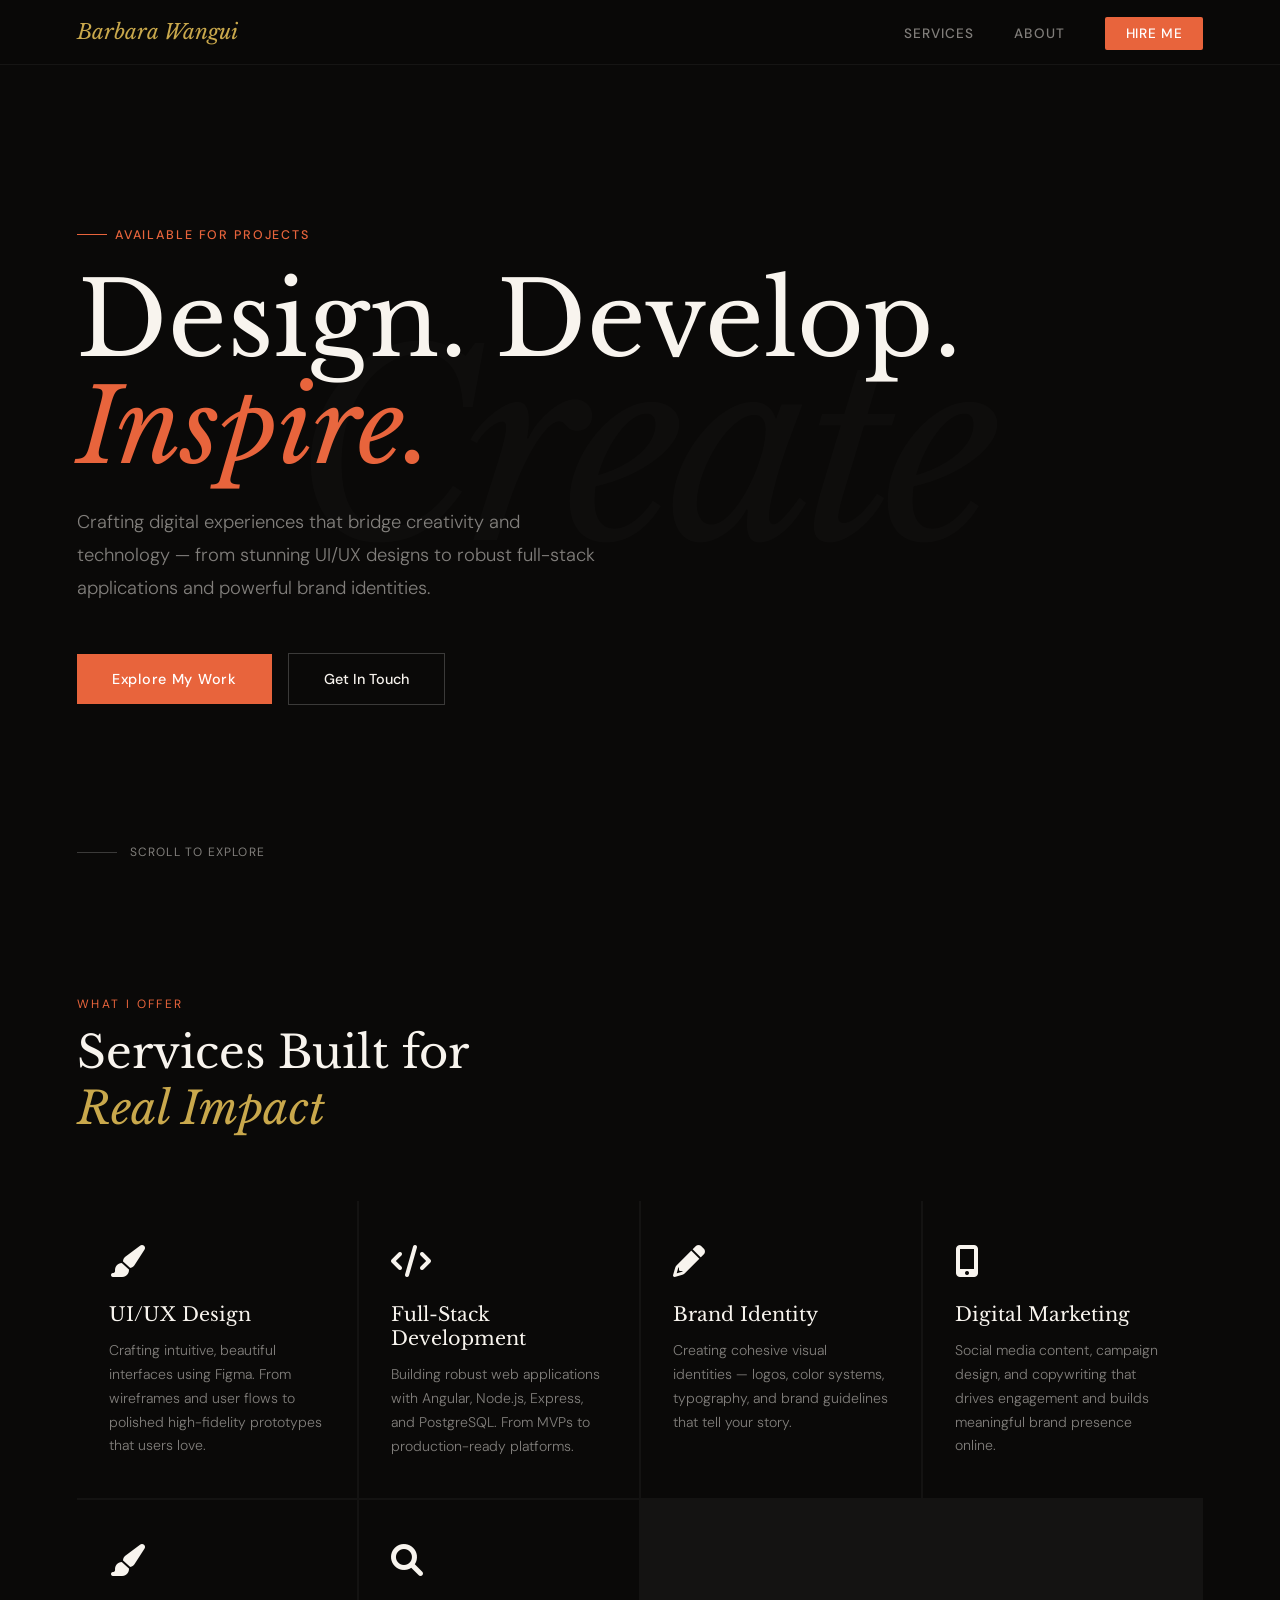
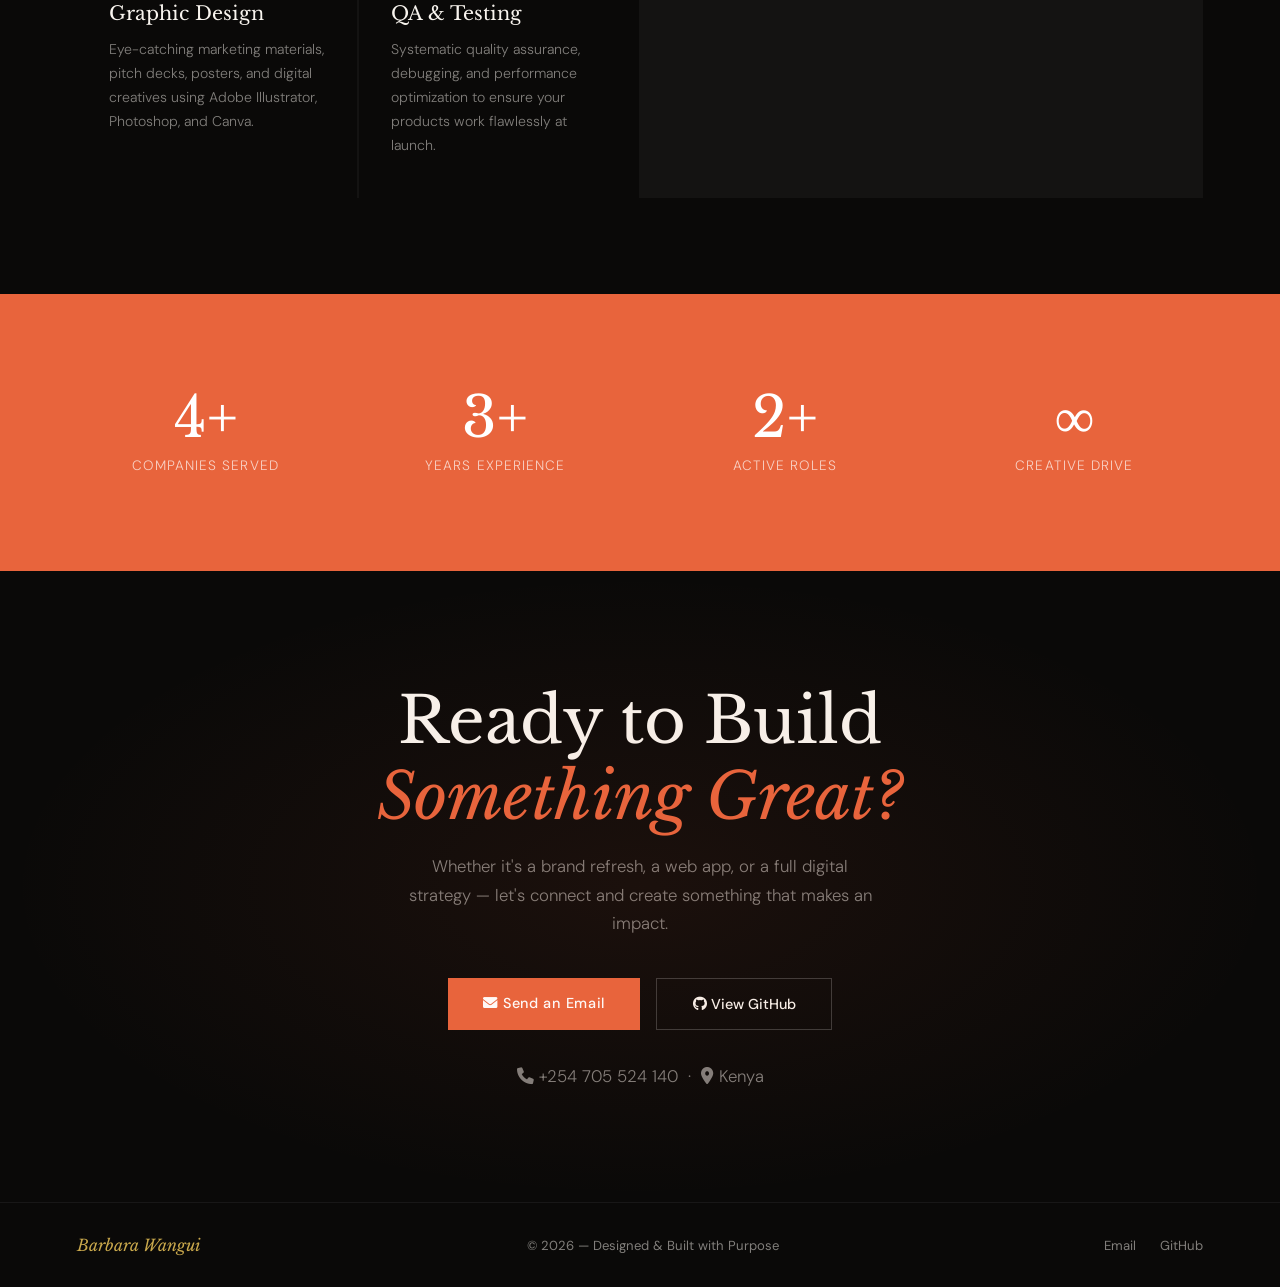
<file: Landing-page/index.html>
<!DOCTYPE html>
<html lang="en">
<head>
  <meta charset="UTF-8" />
  <meta name="viewport" content="width=device-width, initial-scale=1.0" />
  <title>Barbara Wangui — Creative Studio</title>
  <link rel="stylesheet" href="style.css" />
  <script src="script.js" defer></script>
    <link rel="stylesheet" href="https://cdnjs.cloudflare.com/ajax/libs/font-awesome/6.0.0-beta3/css/all.min.css">
</head>
<body>

  <nav id="navbar">
    <div class="nav-brand">Barbara Wangui</div>
    <ul class="nav-menu" id="nav-menu">
      <li><a href="#features">Services</a></li>
      <li><a href="#stats">About</a></li>
      <li><a href="#contact" class="nav-cta">Hire Me</a></li>
    </ul>
    <div class="hamburger" onclick="toggleMenu()">
      <span></span>
      <span></span>
      <span></span>
    </div>
  </nav>

  <section class="hero">
    <div class="hero-bg-text">Create</div>
    <span class="hero-tag">Available for Projects</span>
    <h1>Design. Develop.<br><em>Inspire.</em></h1>
    <p class="hero-sub">
      Crafting digital experiences that bridge creativity and technology
      — from stunning UI/UX designs to robust full-stack applications
      and powerful brand identities.
    </p>
    <div class="hero-actions">
      <a href="#features" class="btn-hero">Explore My Work</a>
      <a href="#contact" class="btn-ghost">Get In Touch</a>
    </div>
    <div class="hero-scroll">
      <div class="scroll-line"></div>
      Scroll to explore
    </div>
  </section>

  <section class="features" id="features">
    <div class="section-header">
      <div>
        <p class="section-eyebrow">What I Offer</p>
        <h2 class="section-title">
          Services Built for<br><em>Real Impact</em>
        </h2>
      </div>
    </div>
    <div class="features-grid">

      <div class="feature-item">
        <span class="feature-icon"><i class="fas fa-paint-brush"></i></span>
        <h3>UI/UX Design</h3>
        <p>
          Crafting intuitive, beautiful interfaces using Figma.
          From wireframes and user flows to polished high-fidelity
          prototypes that users love.
        </p>
      </div>

      <div class="feature-item">
        <span class="feature-icon"><i class="fas fa-code"></i></span>
        <h3>Full-Stack Development</h3>
        <p>
          Building robust web applications with Angular, Node.js,
          Express, and PostgreSQL. From MVPs to production-ready
          platforms.
        </p>
      </div>

      <div class="feature-item">
        <span class="feature-icon"><i class="fas fa-pencil-alt"></i></span>
        <h3>Brand Identity</h3>
        <p>
          Creating cohesive visual identities — logos, color systems,
          typography, and brand guidelines that tell your story.
        </p>
      </div>

      <div class="feature-item">
        <span class="feature-icon"><i class="fas fa-mobile-alt"></i></span>
        <h3>Digital Marketing</h3>
        <p>
          Social media content, campaign design, and copywriting
          that drives engagement and builds meaningful brand presence
          online.
        </p>
      </div>

      <div class="feature-item">
        <span class="feature-icon"><i class="fas fa-paint-brush"></i></span>
        <h3>Graphic Design</h3>
        <p>
          Eye-catching marketing materials, pitch decks, posters,
          and digital creatives using Adobe Illustrator, Photoshop,
          and Canva.
        </p>
      </div>

      <div class="feature-item">
        <span class="feature-icon"><i class="fas fa-search"></i></span>
        <h3>QA &amp; Testing</h3>
        <p>
          Systematic quality assurance, debugging, and performance
          optimization to ensure your products work flawlessly
          at launch.
        </p>
      </div>

    </div>
  </section>

  <div class="stats-section" id="stats">
    <div class="stat-block">
      <span class="num">4+</span>
      <span class="desc">Companies Served</span>
    </div>
    <div class="stat-block">
      <span class="num">3+</span>
      <span class="desc">Years Experience</span>
    </div>
    <div class="stat-block">
      <span class="num">2+</span>
      <span class="desc">Active Roles</span>
    </div>
    <div class="stat-block">
      <span class="num">∞</span>
      <span class="desc">Creative Drive</span>
    </div>
  </div>

  <section class="cta-section" id="contact">
    <h2>Ready to Build<br><em>Something Great?</em></h2>
    <p>
      Whether it's a brand refresh, a web app, or a full digital
      strategy — let's connect and create something that makes
      an impact.
    </p>
    <div class="cta-buttons">
      <a
        href="mailto:barbarawangui2002@gmail.com"
        class="btn-hero">
        <i class="fas fa-envelope"></i> Send an Email
      </a>
      <a
        href="https://github.com/agbarbie"
        class="btn-ghost"
        target="_blank">
        <i class="fab fa-github"></i> View GitHub
      </a>
    </div>
    <p class="cta-info">
      <i class="fas fa-phone"></i> +254 705 524 140 &nbsp;·&nbsp; <i class="fas fa-map-marker-alt"></i> Kenya
    </p>
  </section>

  <footer>
    <div class="brand">Barbara Wangui</div>
    <p>© 2026 — Designed &amp; Built with Purpose</p>
    <div class="socials">
      <a href="mailto:barbarawangui2002@gmail.com">Email</a>
      <a href="https://github.com/agbarbie" target="_blank">
        GitHub
      </a>
    </div>
</footer>

</body>
</html>
</file>
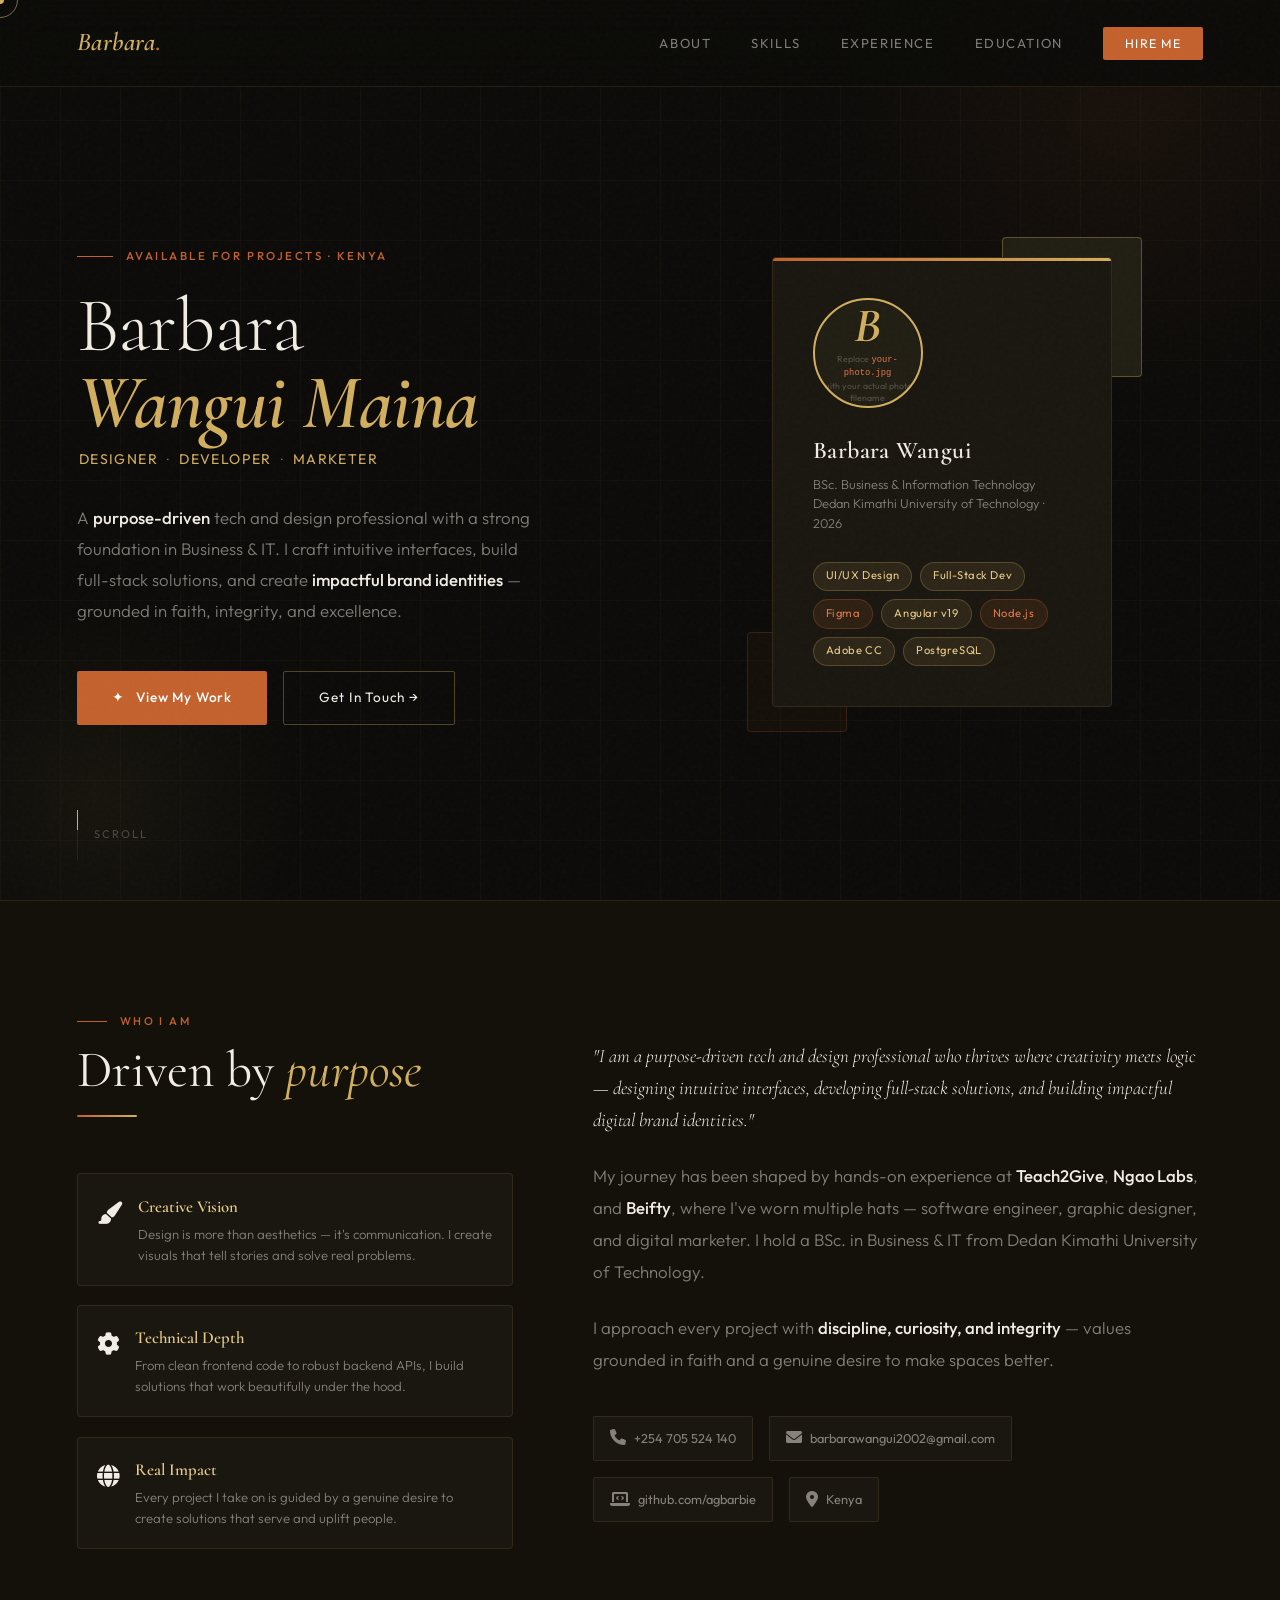
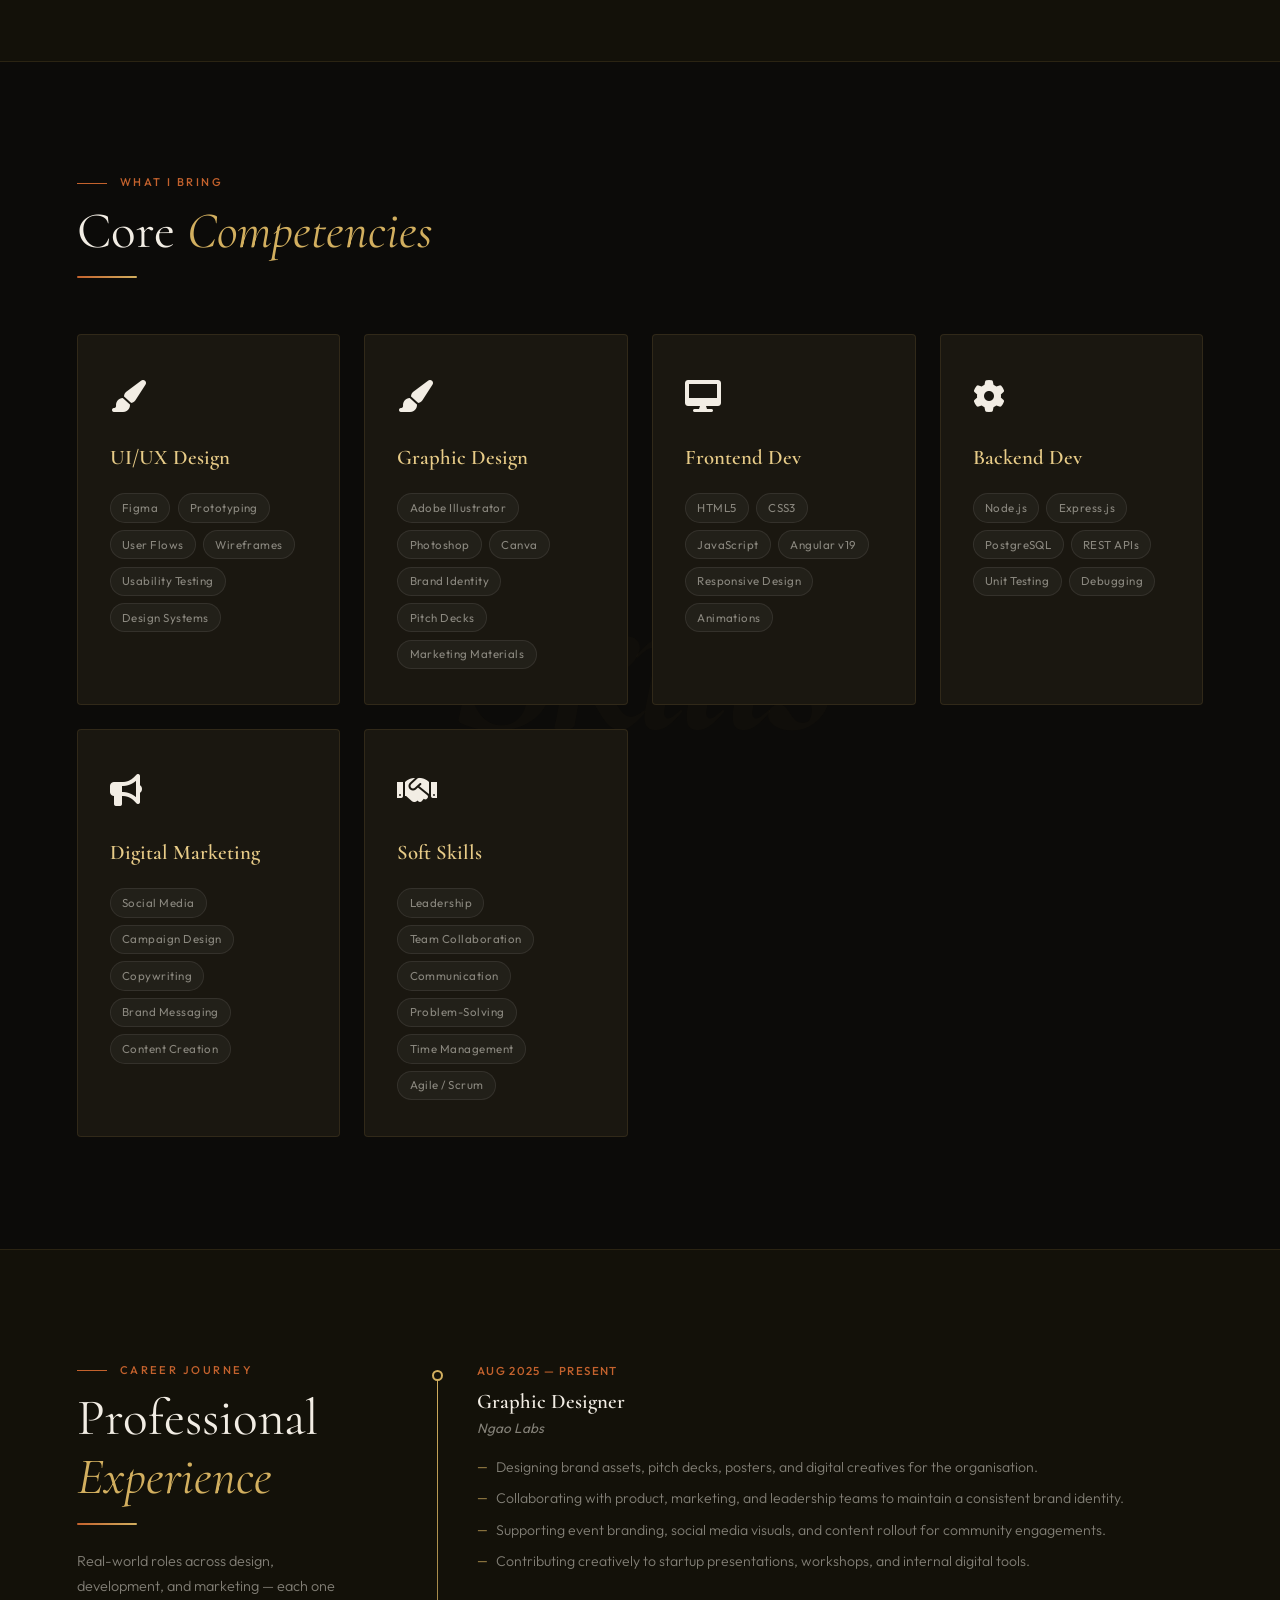
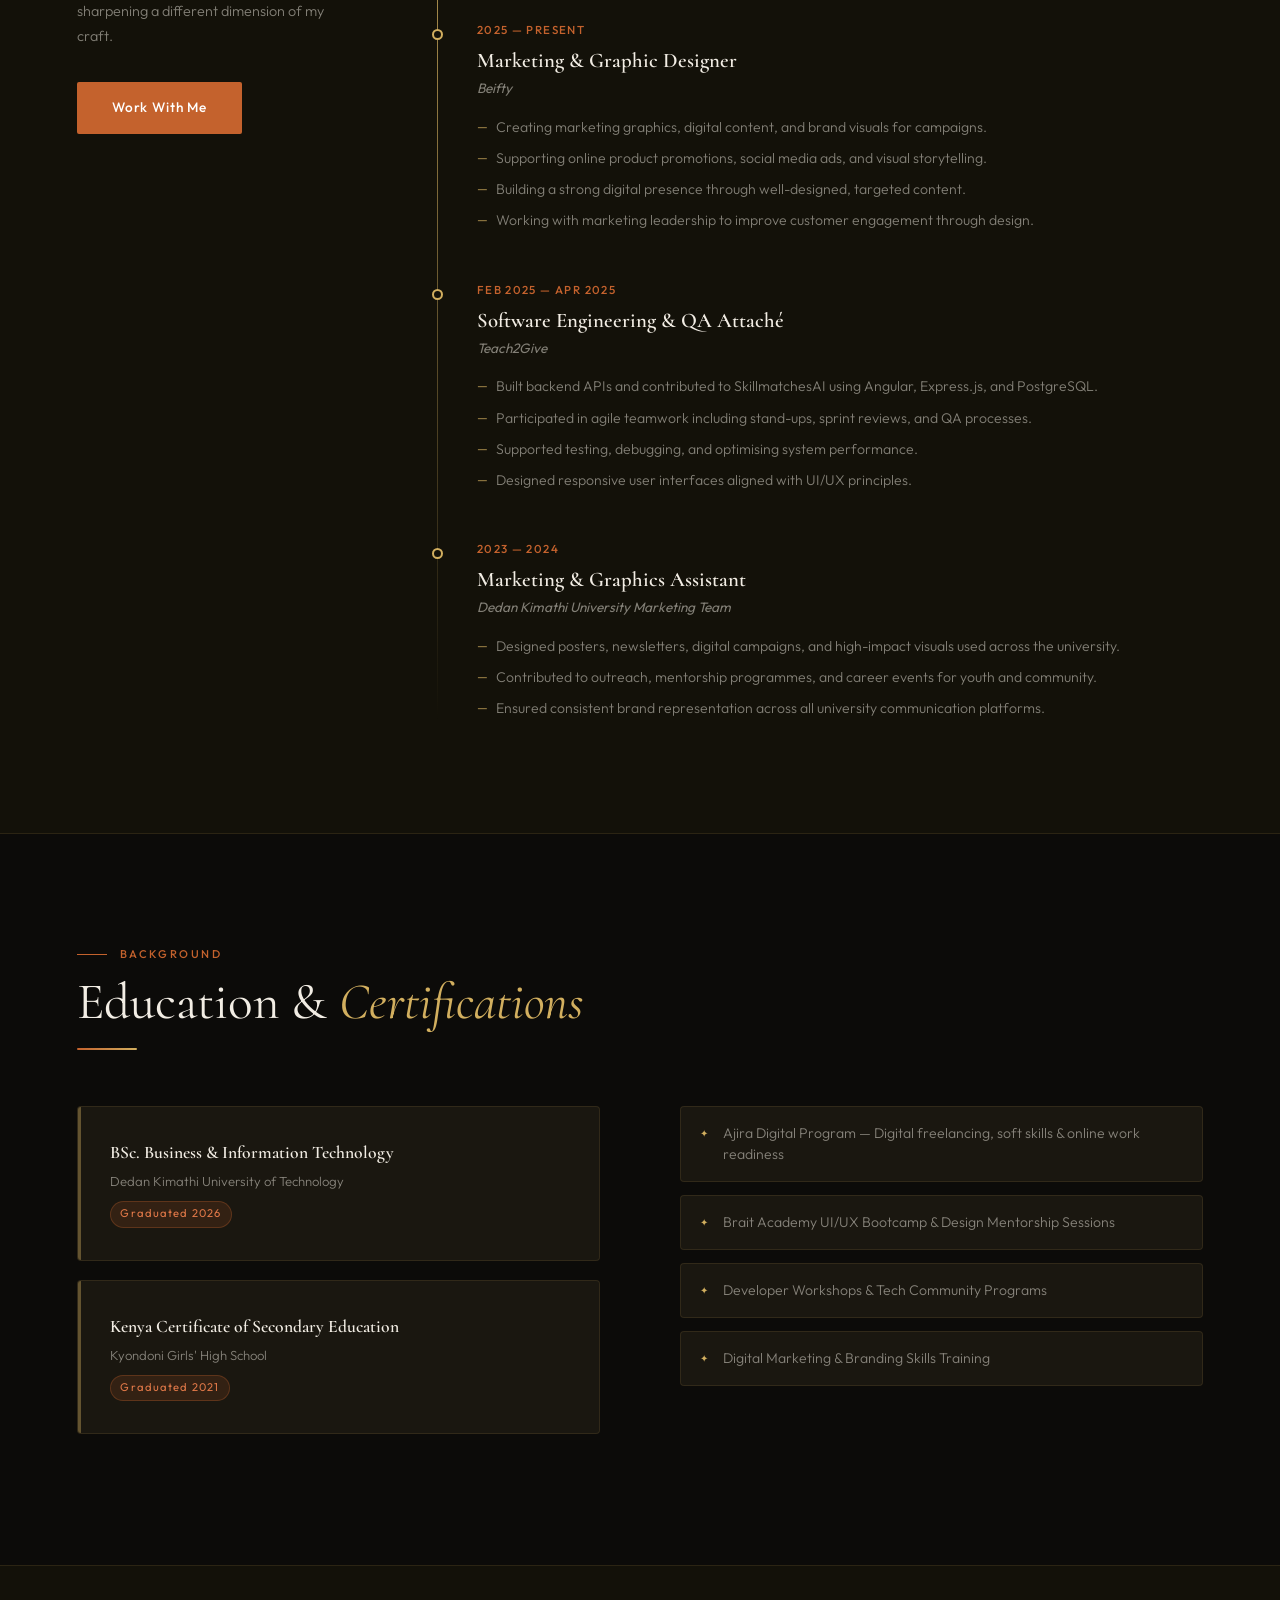
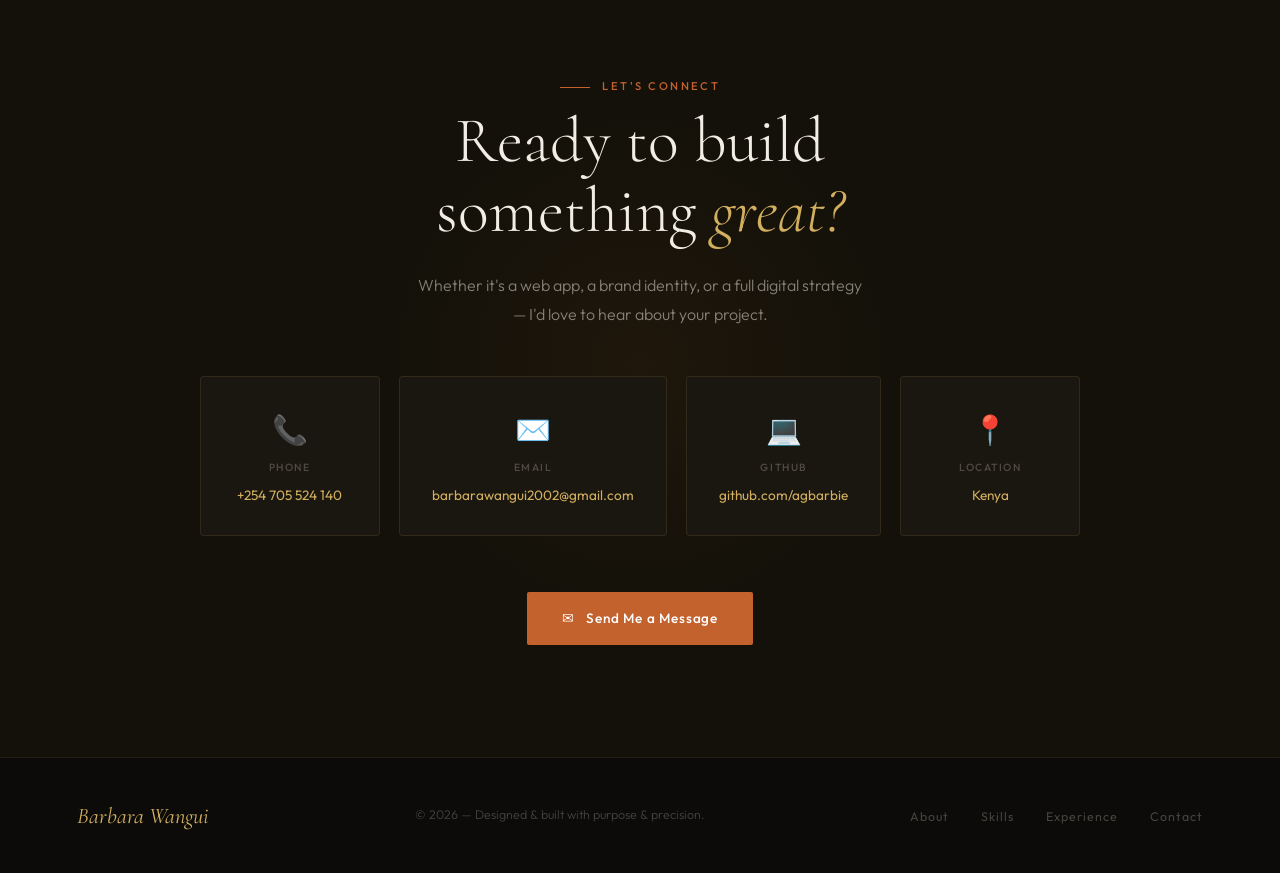
<file: Personal-Porfolio/index.html>
<!DOCTYPE html>
<html lang="en">
<head>
  <meta charset="UTF-8" />
  <meta name="viewport" content="width=device-width, initial-scale=1.0" />
  <title>Barbara Wangui Maina | Designer & Developer</title>
  <link rel="stylesheet" href="https://cdnjs.cloudflare.com/ajax/libs/font-awesome/6.0.0-beta3/css/all.min.css">
  <link rel="stylesheet" href="style.css" />
</head>
<body>

  <div class="cursor-dot" id="cursor-dot"></div>
  <div class="cursor-ring" id="cursor-ring"></div>

  <nav id="navbar">
    <a href="#home" class="nav-logo">Barbara<span>.</span></a>
    <ul class="nav-links" id="nav-links">
      <li><a href="#about">About</a></li>
      <li><a href="#skills">Skills</a></li>
      <li><a href="#experience">Experience</a></li>
      <li><a href="#education">Education</a></li>
      <li><a href="#contact" class="nav-cta">Hire Me</a></li>
    </ul>
    <button class="hamburger" id="hamburger" aria-label="Toggle menu">
      <span></span>
      <span></span>
      <span></span>
    </button>
  </nav>

  <section class="hero" id="home">
    <div class="hero-bg-circle c1"></div>
    <div class="hero-bg-circle c2"></div>
    <div class="hero-bg-grid"></div>

    <div class="hero-text">
      <span class="hero-eyebrow">Available for Projects · Kenya</span>

      <h1 class="hero-name">
        <span class="first">Barbara</span>
        <span class="last">Wangui Maina</span>
      </h1>

      <p class="hero-title">
        <span>Designer</span> &nbsp;·&nbsp;
        <span>Developer</span> &nbsp;·&nbsp;
        <span>Marketer</span>
      </p>

      <p class="hero-desc">
        A <strong>purpose-driven</strong> tech and design professional
        with a strong foundation in Business &amp; IT. I craft intuitive
        interfaces, build full-stack solutions, and create
        <strong>impactful brand identities</strong> — grounded in faith,
        integrity, and excellence.
      </p>

      <div class="hero-actions">
        <a href="#experience" class="btn-primary">✦ &nbsp; View My Work</a>
        <a href="#contact" class="btn-secondary">Get In Touch →</a>
      </div>
    </div>

    <div class="hero-visual">
      <div class="hero-card">
        <div class="card-accent"></div>
        <div class="card-accent-2"></div>
        <div class="card-main">

          <div class="photo-wrapper">
            <img
              src="/Personal-Porfolio/unnamed.jpg"
              alt="Barbara Wangui"
              class="hero-photo"
              id="hero-photo"
            />
            <div class="photo-placeholder" id="photo-placeholder">
              <span class="photo-initial">B</span>
              <p class="photo-hint">
                Replace <code>your-photo.jpg</code><br>
                with your actual photo filename
              </p>
            </div>
          </div>

          <h2 class="card-name">Barbara Wangui</h2>
          <p class="card-uni">
            BSc. Business &amp; Information Technology<br>
            Dedan Kimathi University of Technology · 2026
          </p>
          <div class="card-badges">
            <span class="badge">UI/UX Design</span>
            <span class="badge">Full-Stack Dev</span>
            <span class="badge rust">Figma</span>
            <span class="badge">Angular v19</span>
            <span class="badge rust">Node.js</span>
            <span class="badge">Adobe CC</span>
            <span class="badge">PostgreSQL</span>
          </div>
        </div>
      </div>
    </div>

    <div class="hero-scroll">
      <div class="scroll-track">
        <div class="scroll-thumb"></div>
      </div>
      <span>Scroll</span>
    </div>
  </section>

  <section class="about" id="about">
    <div class="about-inner">

      <div class="about-left">
        <span class="section-eyebrow">Who I Am</span>
        <h2 class="section-title">Driven by <em>purpose</em></h2>
        <div class="section-line"></div>

        <div class="values">
          <div class="value-item">
            <span class="value-icon"><i class="fas fa-paint-brush"></i></span>
            <div>
              <h4>Creative Vision</h4>
              <p>
                Design is more than aesthetics — it's communication.
                I create visuals that tell stories and solve real problems.
              </p>
            </div>
          </div>
          <div class="value-item">
            <span class="value-icon"><i class="fas fa-cog"></i></span>
            <div>
              <h4>Technical Depth</h4>
              <p>
                From clean frontend code to robust backend APIs,
                I build solutions that work beautifully under the hood.
              </p>
            </div>
          </div>
          <div class="value-item">
            <span class="value-icon"><i class="fas fa-globe"></i></span>
            <div>
              <h4>Real Impact</h4>
              <p>
                Every project I take on is guided by a genuine desire
                to create solutions that serve and uplift people.
              </p>
            </div>
          </div>
        </div>
      </div>

      <div class="about-right">
        <p>
          "I am a purpose-driven tech and design professional who thrives
          where creativity meets logic — designing intuitive interfaces,
          developing full-stack solutions, and building impactful
          digital brand identities."
        </p>
        <p>
          My journey has been shaped by hands-on experience at
          <strong>Teach2Give</strong>, <strong>Ngao Labs</strong>, and
          <strong>Beifty</strong>, where I've worn multiple hats —
          software engineer, graphic designer, and digital marketer.
          I hold a BSc. in Business &amp; IT from Dedan Kimathi
          University of Technology.
        </p>
        <p>
          I approach every project with
          <strong>discipline, curiosity, and integrity</strong> —
          values grounded in faith and a genuine desire to make
          spaces better.
        </p>

        <div class="contact-row">
          <a class="contact-chip" href="tel:+254705524140">
            <span><i class="fas fa-phone"></i></span>
            <span>+254 705 524 140</span>
          </a>
          <a class="contact-chip"
             href="mailto:barbarawangui2002@gmail.com">
            <span><i class="fas fa-envelope"></i></span>
            <span>barbarawangui2002@gmail.com</span>
          </a>
          <a class="contact-chip"
             href="https://github.com/agbarbie"
             target="_blank">
            <span><i class="fas fa-laptop-code"></i></span>
            <span>github.com/agbarbie</span>
          </a>
          <a class="contact-chip" href="#">
            <span><i class="fas fa-map-marker-alt"></i></span>
            <span>Kenya</span>
          </a>
        </div>
      </div>

    </div>
  </section>

  <section class="skills" id="skills">
    <div class="skills-bg-text">Skills</div>

    <span class="section-eyebrow">What I Bring</span>
    <h2 class="section-title">Core <em>Competencies</em></h2>
    <div class="section-line"></div>

    <div class="skills-grid">

      <div class="skill-card">
        <span class="skill-card-icon"><i class="fas fa-paint-brush"></i></span>
        <h3>UI/UX Design</h3>
        <div class="skill-tags">
          <span class="skill-tag">Figma</span>
          <span class="skill-tag">Prototyping</span>
          <span class="skill-tag">User Flows</span>
          <span class="skill-tag">Wireframes</span>
          <span class="skill-tag">Usability Testing</span>
          <span class="skill-tag">Design Systems</span>
        </div>
      </div>

      <div class="skill-card">
        <span class="skill-card-icon"><i class="fas fa-paint-brush"></i></span>
        <h3>Graphic Design</h3>
        <div class="skill-tags">
          <span class="skill-tag">Adobe Illustrator</span>
          <span class="skill-tag">Photoshop</span>
          <span class="skill-tag">Canva</span>
          <span class="skill-tag">Brand Identity</span>
          <span class="skill-tag">Pitch Decks</span>
          <span class="skill-tag">Marketing Materials</span>
        </div>
      </div>

      <div class="skill-card">
        <span class="skill-card-icon"><i class="fas fa-desktop"></i></span>
        <h3>Frontend Dev</h3>
        <div class="skill-tags">
          <span class="skill-tag">HTML5</span>
          <span class="skill-tag">CSS3</span>
          <span class="skill-tag">JavaScript</span>
          <span class="skill-tag">Angular v19</span>
          <span class="skill-tag">Responsive Design</span>
          <span class="skill-tag">Animations</span>
        </div>
      </div>

      <div class="skill-card">
        <span class="skill-card-icon"><i class="fas fa-cog"></i></span>
        <h3>Backend Dev</h3>
        <div class="skill-tags">
          <span class="skill-tag">Node.js</span>
          <span class="skill-tag">Express.js</span>
          <span class="skill-tag">PostgreSQL</span>
          <span class="skill-tag">REST APIs</span>
          <span class="skill-tag">Unit Testing</span>
          <span class="skill-tag">Debugging</span>
        </div>
      </div>

      <div class="skill-card">
        <span class="skill-card-icon"><i class="fas fa-bullhorn"></i></span>
        <h3>Digital Marketing</h3>
        <div class="skill-tags">
          <span class="skill-tag">Social Media</span>
          <span class="skill-tag">Campaign Design</span>
          <span class="skill-tag">Copywriting</span>
          <span class="skill-tag">Brand Messaging</span>
          <span class="skill-tag">Content Creation</span>
        </div>
      </div>

      <div class="skill-card">
        <span class="skill-card-icon"><i class="fas fa-handshake"></i></span>
        <h3>Soft Skills</h3>
        <div class="skill-tags">
          <span class="skill-tag">Leadership</span>
          <span class="skill-tag">Team Collaboration</span>
          <span class="skill-tag">Communication</span>
          <span class="skill-tag">Problem-Solving</span>
          <span class="skill-tag">Time Management</span>
          <span class="skill-tag">Agile / Scrum</span>
        </div>
      </div>

    </div>
  </section>

  <section class="experience" id="experience">
    <div class="exp-layout">

      <div class="exp-sidebar">
        <span class="section-eyebrow">Career Journey</span>
        <h2 class="section-title">
          Professional <em>Experience</em>
        </h2>
        <div class="section-line"></div>
        <p>
          Real-world roles across design, development, and marketing —
          each one sharpening a different dimension of my craft.
        </p>
        <a href="#contact" class="btn-primary">Work With Me</a>
      </div>

      <div class="timeline">

        <div class="timeline-item">
          <div class="timeline-dot"></div>
          <div class="timeline-date">Aug 2025 — Present</div>
          <h3 class="timeline-role">Graphic Designer</h3>
          <p class="timeline-company">Ngao Labs</p>
          <ul class="timeline-desc">
            <li>
              Designing brand assets, pitch decks, posters, and
              digital creatives for the organisation.
            </li>
            <li>
              Collaborating with product, marketing, and leadership
              teams to maintain a consistent brand identity.
            </li>
            <li>
              Supporting event branding, social media visuals, and
              content rollout for community engagements.
            </li>
            <li>
              Contributing creatively to startup presentations,
              workshops, and internal digital tools.
            </li>
          </ul>
        </div>

        <div class="timeline-item">
          <div class="timeline-dot"></div>
          <div class="timeline-date">2025 — Present</div>
          <h3 class="timeline-role">
            Marketing &amp; Graphic Designer
          </h3>
          <p class="timeline-company">Beifty</p>
          <ul class="timeline-desc">
            <li>
              Creating marketing graphics, digital content, and brand
              visuals for campaigns.
            </li>
            <li>
              Supporting online product promotions, social media ads,
              and visual storytelling.
            </li>
            <li>
              Building a strong digital presence through well-designed,
              targeted content.
            </li>
            <li>
              Working with marketing leadership to improve customer
              engagement through design.
            </li>
          </ul>
        </div>

        <div class="timeline-item">
          <div class="timeline-dot"></div>
          <div class="timeline-date">Feb 2025 — Apr 2025</div>
          <h3 class="timeline-role">
            Software Engineering &amp; QA Attaché
          </h3>
          <p class="timeline-company">Teach2Give</p>
          <ul class="timeline-desc">
            <li>
              Built backend APIs and contributed to SkillmatchesAI
              using Angular, Express.js, and PostgreSQL.
            </li>
            <li>
              Participated in agile teamwork including stand-ups,
              sprint reviews, and QA processes.
            </li>
            <li>
              Supported testing, debugging, and optimising
              system performance.
            </li>
            <li>
              Designed responsive user interfaces aligned with
              UI/UX principles.
            </li>
          </ul>
        </div>

        <div class="timeline-item">
          <div class="timeline-dot"></div>
          <div class="timeline-date">2023 — 2024</div>
          <h3 class="timeline-role">
            Marketing &amp; Graphics Assistant
          </h3>
          <p class="timeline-company">
            Dedan Kimathi University Marketing Team
          </p>
          <ul class="timeline-desc">
            <li>
              Designed posters, newsletters, digital campaigns, and
              high-impact visuals used across the university.
            </li>
            <li>
              Contributed to outreach, mentorship programmes, and
              career events for youth and community.
            </li>
            <li>
              Ensured consistent brand representation across all
              university communication platforms.
            </li>
          </ul>
        </div>

      </div>
    </div>
  </section>

  <section class="education" id="education">
    <span class="section-eyebrow">Background</span>
    <h2 class="section-title">
      Education &amp; <em>Certifications</em>
    </h2>
    <div class="section-line"></div>

    <div class="edu-certs">

      <div>
        <div class="edu-item">
          <h3>BSc. Business &amp; Information Technology</h3>
          <p>Dedan Kimathi University of Technology</p>
          <span class="year">Graduated 2026</span>
        </div>
        <div class="edu-item">
          <h3>Kenya Certificate of Secondary Education</h3>
          <p>Kyondoni Girls' High School</p>
          <span class="year">Graduated 2021</span>
        </div>
      </div>

      <div>
        <ul class="cert-list">
          <li>
            Ajira Digital Program — Digital freelancing,
            soft skills &amp; online work readiness
          </li>
          <li>
            Brait Academy UI/UX Bootcamp &amp;
            Design Mentorship Sessions
          </li>
          <li>
            Developer Workshops &amp; Tech Community Programs
          </li>
          <li>
            Digital Marketing &amp; Branding Skills Training
          </li>
        </ul>
      </div>

    </div>
  </section>

  <section class="contact" id="contact">
    <span
      class="section-eyebrow"
      style="justify-content: center;">
      Let's Connect
    </span>
    <h2 class="contact-tagline">
      Ready to build<br>something <em>great?</em>
    </h2>
    <p class="contact-sub">
      Whether it's a web app, a brand identity, or a full digital
      strategy — I'd love to hear about your project.
    </p>

    <div class="contact-cards">
      <a class="contact-card" href="tel:+254705524140">
        <span class="contact-card-icon">📞</span>
        <span class="contact-card-label">Phone</span>
        <span class="contact-card-value">+254 705 524 140</span>
      </a>
      <a class="contact-card"
         href="mailto:barbarawangui2002@gmail.com">
        <span class="contact-card-icon">✉️</span>
        <span class="contact-card-label">Email</span>
        <span class="contact-card-value">
          barbarawangui2002@gmail.com
        </span>
      </a>
      <a class="contact-card"
         href="https://github.com/agbarbie"
         target="_blank">
        <span class="contact-card-icon">💻</span>
        <span class="contact-card-label">GitHub</span>
        <span class="contact-card-value">github.com/agbarbie</span>
      </a>
      <a class="contact-card" href="#">
        <span class="contact-card-icon">📍</span>
        <span class="contact-card-label">Location</span>
        <span class="contact-card-value">Kenya</span>
      </a>
    </div>

    <a href="mailto:barbarawangui2002@gmail.com" class="btn-primary">
      ✉ &nbsp; Send Me a Message
    </a>
  </section>

  <footer>
    <a href="#home" class="footer-logo">Barbara Wangui</a>
    <p>© 2026 — Designed &amp; built with purpose &amp; precision.</p>
    <ul class="footer-links">
      <li><a href="#about">About</a></li>
      <li><a href="#skills">Skills</a></li>
      <li><a href="#experience">Experience</a></li>
      <li><a href="#contact">Contact</a></li>
    </ul>
  </footer>

  <script>
    const dot  = document.getElementById('cursor-dot');
    const ring = document.getElementById('cursor-ring');
    let mouseX = 0, mouseY = 0;
    let ringX  = 0, ringY  = 0;

    document.addEventListener('mousemove', e => {
      mouseX = e.clientX;
      mouseY = e.clientY;
      dot.style.left = mouseX + 'px';
      dot.style.top  = mouseY + 'px';
    });

    function animateRing() {
      ringX += (mouseX - ringX) * 0.12;
      ringY += (mouseY - ringY) * 0.12;
      ring.style.left = ringX + 'px';
      ring.style.top  = ringY + 'px';
      requestAnimationFrame(animateRing);
    }
    animateRing();

    const hoverTargets =
      'a, button, .skill-card, .timeline-item, ' +
      '.contact-card, .value-item, .edu-item';

    document.querySelectorAll(hoverTargets).forEach(el => {
      el.addEventListener('mouseenter', () => {
        ring.style.width       = '60px';
        ring.style.height      = '60px';
        ring.style.borderColor = 'var(--rust)';
        dot.style.transform    = 'translate(-50%,-50%) scale(2.5)';
        dot.style.background   = 'var(--rust)';
      });
      el.addEventListener('mouseleave', () => {
        ring.style.width       = '36px';
        ring.style.height      = '36px';
        ring.style.borderColor = 'var(--gold-light)';
        dot.style.transform    = 'translate(-50%,-50%) scale(1)';
        dot.style.background   = 'var(--gold)';
      });
    });

    const hamburger = document.getElementById('hamburger');
    const navLinks  = document.getElementById('nav-links');

    hamburger.addEventListener('click', () => {
      hamburger.classList.toggle('open');
      navLinks.classList.toggle('open');
    });

    navLinks.querySelectorAll('a').forEach(link => {
      link.addEventListener('click', () => {
        hamburger.classList.remove('open');
        navLinks.classList.remove('open');
      });
    });

    const observer = new IntersectionObserver(entries => {
      entries.forEach(entry => {
        if (entry.isIntersecting) {
          entry.target.style.opacity   = '1';
          entry.target.style.transform = 'translateY(0)';
          observer.unobserve(entry.target);
        }
      });
    }, { threshold: 0.1 });

    const revealTargets =
      '.skill-card, .timeline-item, .value-item, ' +
      '.edu-item, .cert-list li, .contact-card';

    document.querySelectorAll(revealTargets).forEach(el => {
      el.style.opacity    = '0';
      el.style.transform  = 'translateY(30px)';
      el.style.transition =
        'opacity 0.6s ease, ' +
        'transform 0.6s cubic-bezier(0.22, 1, 0.36, 1)';
      observer.observe(el);
    });

    document.querySelectorAll('.skills-grid .skill-card')
      .forEach((card, i) => {
        card.style.transitionDelay = (i * 0.08) + 's';
      });

    document.querySelectorAll('.contact-cards .contact-card')
      .forEach((card, i) => {
        card.style.transitionDelay = (i * 0.1) + 's';
      });

    const img = document.getElementById('hero-photo');
    const placeholder = document.getElementById('photo-placeholder');

    if (img) {
      img.addEventListener('load', () => {
        img.style.display         = 'block';
        placeholder.style.display = 'none';
      });
      img.addEventListener('error', () => {
        img.style.display         = 'none';
        placeholder.style.display = 'flex';
      });
    }
  </script>

</body>
</html>
</file>
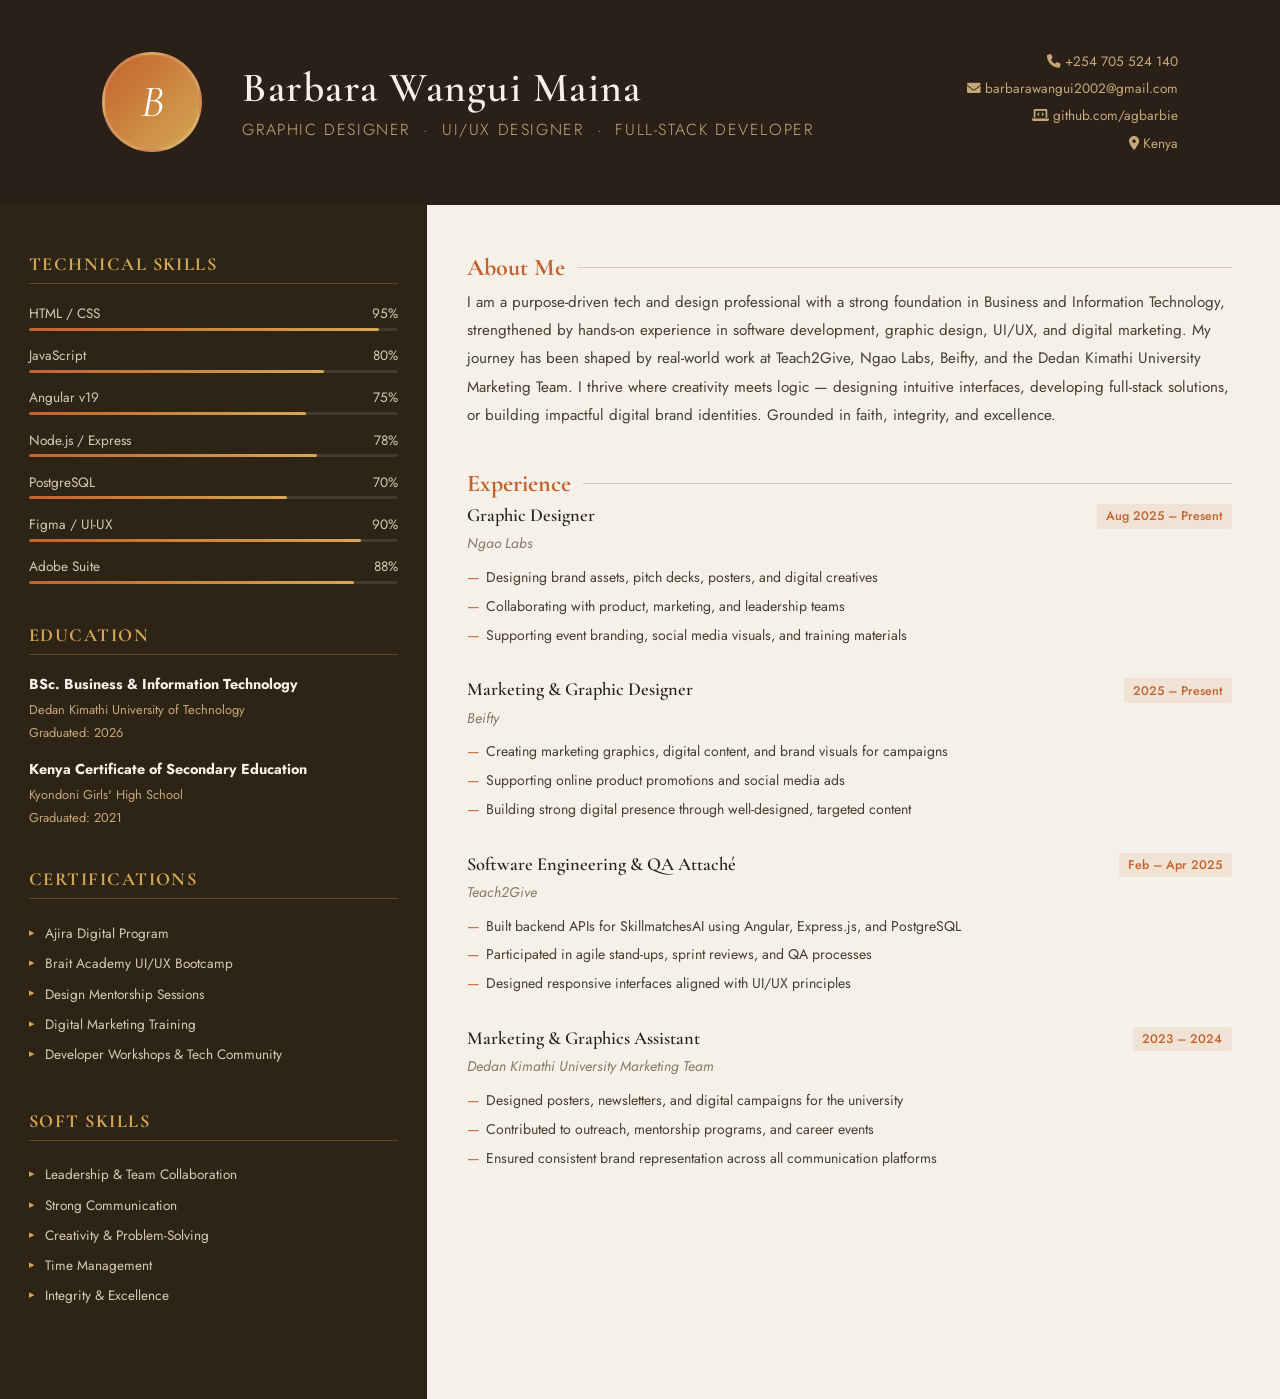
<file: Resumes/index.html>
<!DOCTYPE html>
<html lang="en">
<head>
  <meta charset="UTF-8" />
  <meta name="viewport" content="width=device-width, initial-scale=1.0" />
  <title>Barbara Wangui — Resume</title>
  <link rel="stylesheet" href="style.css" />
  <link rel="stylesheet" href="https://cdnjs.cloudflare.com/ajax/libs/font-awesome/6.0.0-beta3/css/all.min.css">
</head>
<body>

  <header>
    <div class="headshot-circle">B</div>
    <div class="header-info">
      <h1>Barbara Wangui Maina</h1>
      <h2>
        Graphic Designer &nbsp;·&nbsp;
        UI/UX Designer &nbsp;·&nbsp;
        Full-Stack Developer
      </h2>
    </div>
    <div class="header-contact">
      <div><i class="fas fa-phone"></i> +254 705 524 140</div>
      <div><i class="fas fa-envelope"></i> barbarawangui2002@gmail.com</div>
      <div><i class="fas fa-laptop-code"></i> github.com/agbarbie</div>
      <div><i class="fas fa-map-marker-alt"></i> Kenya</div>
    </div>
  </header>

  <div class="resume-body">

    <aside class="sidebar">

      <div class="sidebar-section">
        <h3>Technical Skills</h3>
        <div class="skill-item">
          <div class="skill-name">
            <span>HTML / CSS</span>
            <span>95%</span>
          </div>
          <div class="skill-bar">
            <div class="skill-fill" style="width: 95%"></div>
          </div>
        </div>
        <div class="skill-item">
          <div class="skill-name">
            <span>JavaScript</span>
            <span>80%</span>
          </div>
          <div class="skill-bar">
            <div class="skill-fill" style="width: 80%"></div>
          </div>
        </div>
        <div class="skill-item">
          <div class="skill-name">
            <span>Angular v19</span>
            <span>75%</span>
          </div>
          <div class="skill-bar">
            <div class="skill-fill" style="width: 75%"></div>
          </div>
        </div>
        <div class="skill-item">
          <div class="skill-name">
            <span>Node.js / Express</span>
            <span>78%</span>
          </div>
          <div class="skill-bar">
            <div class="skill-fill" style="width: 78%"></div>
          </div>
        </div>
        <div class="skill-item">
          <div class="skill-name">
            <span>PostgreSQL</span>
            <span>70%</span>
          </div>
          <div class="skill-bar">
            <div class="skill-fill" style="width: 70%"></div>
          </div>
        </div>
        <div class="skill-item">
          <div class="skill-name">
            <span>Figma / UI-UX</span>
            <span>90%</span>
          </div>
          <div class="skill-bar">
            <div class="skill-fill" style="width: 90%"></div>
          </div>
        </div>
        <div class="skill-item">
          <div class="skill-name">
            <span>Adobe Suite</span>
            <span>88%</span>
          </div>
          <div class="skill-bar">
            <div class="skill-fill" style="width: 88%"></div>
          </div>
        </div>
      </div>

      <div class="sidebar-section">
        <h3>Education</h3>
        <div class="education-item">
          <strong>BSc. Business &amp; Information Technology</strong>
          <span>Dedan Kimathi University of Technology</span><br>
          <span>Graduated: 2026</span>
        </div>
        <div class="education-item">
          <strong>Kenya Certificate of Secondary Education</strong>
          <span>Kyondoni Girls' High School</span><br>
          <span>Graduated: 2021</span>
        </div>
      </div>

      <div class="sidebar-section">
        <h3>Certifications</h3>
        <ul>
          <li>Ajira Digital Program</li>
          <li>Brait Academy UI/UX Bootcamp</li>
          <li>Design Mentorship Sessions</li>
          <li>Digital Marketing Training</li>
          <li>Developer Workshops &amp; Tech Community</li>
        </ul>
      </div>

      <div class="sidebar-section">
        <h3>Soft Skills</h3>
        <ul>
          <li>Leadership &amp; Team Collaboration</li>
          <li>Strong Communication</li>
          <li>Creativity &amp; Problem-Solving</li>
          <li>Time Management</li>
          <li>Integrity &amp; Excellence</li>
        </ul>
      </div>

    </aside>

    <main class="main-content">

      <div class="main-section">
        <h2 class="section-title">About Me</h2>
        <p class="summary-text">
          I am a purpose-driven tech and design professional with a
          strong foundation in Business and Information Technology,
          strengthened by hands-on experience in software development,
          graphic design, UI/UX, and digital marketing. My journey has
          been shaped by real-world work at Teach2Give, Ngao Labs,
          Beifty, and the Dedan Kimathi University Marketing Team.
          I thrive where creativity meets logic — designing intuitive
          interfaces, developing full-stack solutions, or building
          impactful digital brand identities. Grounded in faith,
          integrity, and excellence.
        </p>
      </div>

      <div class="main-section">
        <h2 class="section-title">Experience</h2>

        <div class="exp-entry">
          <div class="exp-header">
            <div class="exp-title">Graphic Designer</div>
            <span class="exp-date">Aug 2025 – Present</span>
          </div>
          <div class="exp-company">Ngao Labs</div>
          <ul class="exp-bullets">
            <li>
              Designing brand assets, pitch decks, posters,
              and digital creatives
            </li>
            <li>
              Collaborating with product, marketing, and
              leadership teams
            </li>
            <li>
              Supporting event branding, social media visuals,
              and training materials
            </li>
          </ul>
        </div>

        <div class="exp-entry">
          <div class="exp-header">
            <div class="exp-title">
              Marketing &amp; Graphic Designer
            </div>
            <span class="exp-date">2025 – Present</span>
          </div>
          <div class="exp-company">Beifty</div>
          <ul class="exp-bullets">
            <li>
              Creating marketing graphics, digital content,
              and brand visuals for campaigns
            </li>
            <li>
              Supporting online product promotions and
              social media ads
            </li>
            <li>
              Building strong digital presence through
              well-designed, targeted content
            </li>
          </ul>
        </div>

        <div class="exp-entry">
          <div class="exp-header">
            <div class="exp-title">
              Software Engineering &amp; QA Attaché
            </div>
            <span class="exp-date">Feb – Apr 2025</span>
          </div>
          <div class="exp-company">Teach2Give</div>
          <ul class="exp-bullets">
            <li>
              Built backend APIs for SkillmatchesAI using
              Angular, Express.js, and PostgreSQL
            </li>
            <li>
              Participated in agile stand-ups, sprint reviews,
              and QA processes
            </li>
            <li>
              Designed responsive interfaces aligned with
              UI/UX principles
            </li>
          </ul>
        </div>

        <div class="exp-entry">
          <div class="exp-header">
            <div class="exp-title">
              Marketing &amp; Graphics Assistant
            </div>
            <span class="exp-date">2023 – 2024</span>
          </div>
          <div class="exp-company">
            Dedan Kimathi University Marketing Team
          </div>
          <ul class="exp-bullets">
            <li>
              Designed posters, newsletters, and digital
              campaigns for the university
            </li>
            <li>
              Contributed to outreach, mentorship programs,
              and career events
            </li>
            <li>
              Ensured consistent brand representation across
              all communication platforms
            </li>
          </ul>
        </div>

      </div>

    </main>
  </div>

</body>
</html>
</file>
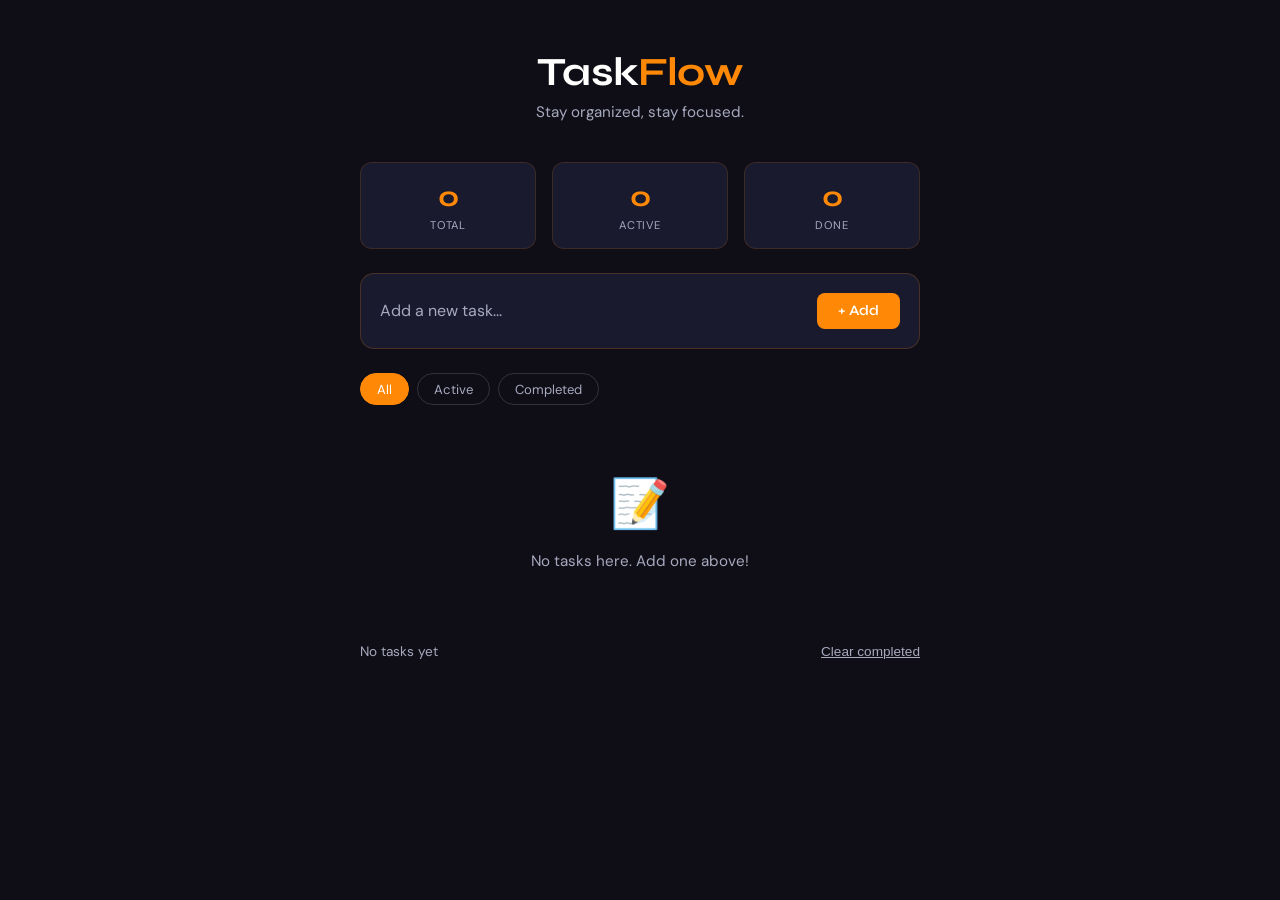
<file: To-do-list/index.html>
<!DOCTYPE html>
<html lang="en">
<head>
  <meta charset="UTF-8" />
  <meta name="viewport" content="width=device-width, initial-scale=1.0" />
  <title>TaskFlow — To-Do App</title>
  <link rel="stylesheet" href="style.css" />
  <script src="script.js" defer></script>
</head>
<body>

  <div class="app-header">
    <h1>Task<span>Flow</span></h1>
    <p>Stay organized, stay focused.</p>
  </div>

  <div class="app-container">

    <div class="stats">
      <div class="stat-box">
        <div class="stat-num" id="total-count">0</div>
        <div class="stat-label">Total</div>
      </div>
      <div class="stat-box">
        <div class="stat-num" id="active-count">0</div>
        <div class="stat-label">Active</div>
      </div>
      <div class="stat-box">
        <div class="stat-num" id="done-count">0</div>
        <div class="stat-label">Done</div>
      </div>
    </div>

    <div class="input-area">
      <input
        class="task-input"
        id="task-input"
        type="text"
        placeholder="Add a new task..."
        maxlength="100"
      />
      <button class="add-btn" onclick="addTask()">+ Add</button>
    </div>

    <div class="filters">
      <button
        class="filter-btn active"
        onclick="setFilter('all', this)">
        All
      </button>
      <button
        class="filter-btn"
        onclick="setFilter('active', this)">
        Active
      </button>
      <button
        class="filter-btn"
        onclick="setFilter('completed', this)">
        Completed
      </button>
    </div>

    <div class="task-list" id="task-list"></div>

    <div class="bottom-bar">
      <span id="remaining-text">No tasks yet</span>
      <button class="clear-btn" onclick="clearCompleted()">
        Clear completed
      </button>
    </div>

  </div>

</body>
</html>
</file>
<file: Landing-page/style.css>
@import url('https://fonts.googleapis.com/css2?family=Libre+Baskerville:ital,wght@0,400;1,400&family=DM+Sans:wght@300;400;500&display=swap');

:root {
  --bg:     #0a0908;
  --fg:     #f8f4ee;
  --accent: #e8643c;
  --gold:   #c9a84c;
  --dim:    rgba(248, 244, 238, 0.5);
  --card:   #141210;
}

* {
  margin: 0;
  padding: 0;
  box-sizing: border-box;
}

html {
  scroll-behavior: smooth;
}

body {
  font-family: 'DM Sans', sans-serif;
  background: var(--bg);
  color: var(--fg);
  overflow-x: hidden;
}

nav {
  position: fixed;
  top: 0;
  left: 0;
  right: 0;
  z-index: 999;
  display: flex;
  align-items: center;
  justify-content: space-between;
  padding: 1.2rem 6%;
  background: rgba(10, 9, 8, 0.85);
  backdrop-filter: blur(16px);
  border-bottom: 1px solid rgba(255, 255, 255, 0.05);
  transition: all 0.3s;
}

.nav-brand {
  font-family: 'Libre Baskerville', serif;
  font-style: italic;
  font-size: 1.3rem;
  color: var(--gold);
}

.nav-menu {
  display: flex;
  list-style: none;
  gap: 2.5rem;
}

.nav-menu a {
  text-decoration: none;
  color: var(--dim);
  font-size: 0.85rem;
  font-weight: 500;
  letter-spacing: 0.08em;
  text-transform: uppercase;
  transition: color 0.3s;
}

.nav-menu a:hover {
  color: var(--fg);
}

.nav-cta {
  background: var(--accent);
  color: white !important;
  padding: 0.5rem 1.3rem !important;
  border-radius: 2px;
  letter-spacing: 0.05em !important;
  transition: background 0.3s !important;
}

.nav-cta:hover {
  background: #c4502e !important;
  color: white !important;
}

.hamburger {
  display: none;
  flex-direction: column;
  gap: 5px;
  cursor: pointer;
  padding: 5px;
}

.hamburger span {
  width: 24px;
  height: 2px;
  background: var(--fg);
  border-radius: 2px;
  transition: all 0.3s;
}

.hero {
  min-height: 100vh;
  display: flex;
  flex-direction: column;
  justify-content: center;
  padding: 6rem 6% 4rem;
  position: relative;
  overflow: hidden;
}

.hero-bg-text {
  position: absolute;
  top: 50%;
  left: 50%;
  transform: translate(-50%, -50%);
  font-family: 'Libre Baskerville', serif;
  font-size: clamp(8rem, 20vw, 18rem);
  color: rgba(255, 255, 255, 0.018);
  white-space: nowrap;
  pointer-events: none;
  letter-spacing: -0.05em;
  font-style: italic;
}

.hero-tag {
  display: inline-flex;
  align-items: center;
  gap: 0.5rem;
  font-size: 0.78rem;
  letter-spacing: 0.15em;
  text-transform: uppercase;
  color: var(--accent);
  margin-bottom: 1.5rem;
  font-weight: 500;
}

.hero-tag::before {
  content: '';
  width: 30px;
  height: 1px;
  background: var(--accent);
}

.hero h1 {
  font-family: 'Libre Baskerville', serif;
  font-size: clamp(3rem, 8vw, 7rem);
  line-height: 1.05;
  margin-bottom: 1.5rem;
  font-weight: 400;
}

.hero h1 em {
  color: var(--accent);
  font-style: italic;
}

.hero-sub {
  font-size: clamp(1rem, 1.5vw, 1.15rem);
  color: var(--dim);
  max-width: 520px;
  line-height: 1.8;
  font-weight: 300;
  margin-bottom: 3rem;
}

.hero-actions {
  display: flex;
  gap: 1rem;
  flex-wrap: wrap;
  align-items: center;
}

.btn-hero {
  background: var(--accent);
  color: white;
  text-decoration: none;
  padding: 1rem 2.2rem;
  font-size: 0.9rem;
  font-weight: 500;
  letter-spacing: 0.05em;
  transition: all 0.3s;
  border: none;
  cursor: pointer;
  font-family: 'DM Sans', sans-serif;
}

.btn-hero:hover {
  background: #c4502e;
  transform: translateY(-2px);
}

.btn-ghost {
  background: none;
  border: 1px solid rgba(255, 255, 255, 0.2);
  color: var(--fg);
  text-decoration: none;
  padding: 1rem 2.2rem;
  font-size: 0.9rem;
  font-weight: 500;
  transition: all 0.3s;
}

.btn-ghost:hover {
  border-color: var(--fg);
}

.hero-scroll {
  position: absolute;
  bottom: 2.5rem;
  left: 6%;
  display: flex;
  align-items: center;
  gap: 0.8rem;
  font-size: 0.75rem;
  letter-spacing: 0.1em;
  text-transform: uppercase;
  color: var(--dim);
}

.scroll-line {
  width: 40px;
  height: 1px;
  background: rgba(255, 255, 255, 0.2);
  animation: scrollPulse 2s infinite;
}

@keyframes scrollPulse {
  0%, 100% { transform: scaleX(1); }
  50%       { transform: scaleX(0.5); }
}

.features {
  padding: 6rem 6%;
  background: var(--bg);
}

.section-header {
  display: flex;
  align-items: flex-end;
  justify-content: space-between;
  margin-bottom: 4rem;
  flex-wrap: wrap;
  gap: 1rem;
}

.section-eyebrow {
  font-size: 0.75rem;
  letter-spacing: 0.2em;
  text-transform: uppercase;
  color: var(--accent);
  margin-bottom: 0.8rem;
}

.section-title {
  font-family: 'Libre Baskerville', serif;
  font-size: clamp(1.8rem, 3.5vw, 2.8rem);
  font-weight: 400;
  line-height: 1.25;
}

.section-title em {
  color: var(--gold);
  font-style: italic;
}

.features-grid {
  display: grid;
  grid-template-columns: repeat(auto-fit, minmax(280px, 1fr));
  gap: 1.5px;
  background: rgba(255, 255, 255, 0.04);
}

.feature-item {
  background: var(--bg);
  padding: 2.5rem 2rem;
  transition: background 0.3s;
  position: relative;
  overflow: hidden;
}

.feature-item::before {
  content: '';
  position: absolute;
  top: 0;
  left: 0;
  width: 3px;
  height: 0;
  background: var(--accent);
  transition: height 0.4s;
}

.feature-item:hover {
  background: var(--card);
}

.feature-item:hover::before {
  height: 100%;
}

.feature-icon {
  font-size: 2rem;
  margin-bottom: 1.2rem;
  display: block;
}

.feature-item h3 {
  font-family: 'Libre Baskerville', serif;
  font-size: 1.2rem;
  margin-bottom: 0.8rem;
  font-weight: 400;
}

.feature-item p {
  font-size: 0.88rem;
  color: var(--dim);
  line-height: 1.7;
  font-weight: 300;
}

.stats-section {
  padding: 5rem 6%;
  background: var(--accent);
  display: grid;
  grid-template-columns: repeat(auto-fit, minmax(180px, 1fr));
  gap: 2rem;
  text-align: center;
}

.stat-block {
  padding: 1rem;
}

.stat-block .num {
  font-family: 'Libre Baskerville', serif;
  font-size: 3.5rem;
  font-weight: 400;
  color: white;
  display: block;
  line-height: 1;
  margin-bottom: 0.5rem;
}

.stat-block .desc {
  font-size: 0.85rem;
  color: rgba(255, 255, 255, 0.7);
  font-weight: 300;
  letter-spacing: 0.08em;
  text-transform: uppercase;
}

.cta-section {
  padding: 7rem 6%;
  text-align: center;
  position: relative;
  overflow: hidden;
}

.cta-section::before {
  content: '';
  position: absolute;
  inset: 0;
  background: radial-gradient(
    ellipse at center,
    rgba(232, 100, 60, 0.08) 0%,
    transparent 70%
  );
  pointer-events: none;
}

.cta-section h2 {
  font-family: 'Libre Baskerville', serif;
  font-size: clamp(2rem, 5vw, 4rem);
  font-weight: 400;
  margin-bottom: 1rem;
  line-height: 1.2;
}

.cta-section h2 em {
  color: var(--accent);
  font-style: italic;
}

.cta-section p {
  color: var(--dim);
  font-size: 1.05rem;
  margin-bottom: 2.5rem;
  max-width: 480px;
  margin-left: auto;
  margin-right: auto;
  line-height: 1.7;
  font-weight: 300;
}

.cta-buttons {
  display: flex;
  gap: 1rem;
  justify-content: center;
  flex-wrap: wrap;
  margin-bottom: 2rem;
}

.cta-info {
  font-size: 0.88rem;
  color: var(--dim);
  margin-top: 0 !important;
  margin-bottom: 0 !important;
}

footer {
  border-top: 1px solid rgba(255, 255, 255, 0.06);
  padding: 2rem 6%;
  display: flex;
  justify-content: space-between;
  align-items: center;
  flex-wrap: wrap;
  gap: 1rem;
}

footer .brand {
  font-family: 'Libre Baskerville', serif;
  font-style: italic;
  color: var(--gold);
}

footer p {
  font-size: 0.82rem;
  color: var(--dim);
}

footer .socials {
  display: flex;
  gap: 1.5rem;
}

footer .socials a {
  text-decoration: none;
  font-size: 0.82rem;
  color: var(--dim);
  transition: color 0.3s;
}

footer .socials a:hover {
  color: var(--fg);
}

@media (max-width: 768px) {
  .nav-menu {
    display: none;
  }

  .hamburger {
    display: flex;
  }

  .nav-menu.open {
    display: flex;
    flex-direction: column;
    position: absolute;
    top: 100%;
    left: 0;
    right: 0;
    background: rgba(10, 9, 8, 0.97);
    padding: 2rem 6%;
    gap: 1.5rem;
    border-bottom: 1px solid rgba(255, 255, 255, 0.05);
  }

  .nav-menu.open a {
    font-size: 1rem;
  }

  .hero-bg-text {
    display: none;
  }

  .section-header {
    flex-direction: column;
  }

  footer {
    flex-direction: column;
    text-align: center;
  }
}

@media (max-width: 480px) {
  .hero {
    padding: 5rem 5% 3rem;
  }

  .hero-actions {
    flex-direction: column;
    align-items: stretch;
    text-align: center;
  }

  .btn-hero,
  .btn-ghost {
    text-align: center;
    display: block;
  }
}
</file>
<file: Personal-Porfolio/style.css>
@import url('https://fonts.googleapis.com/css2?family=Cormorant:ital,wght@0,300;0,400;0,600;0,700;1,300;1,400;1,600&family=Outfit:wght@200;300;400;500;600&display=swap');

:root {
  --bg:        #0c0b09;
  --bg2:       #131109;
  --surface:   #1a1710;
  --surface2:  #211e14;
  --border:    rgba(210, 175, 95, 0.12);
  --border-h:  rgba(210, 175, 95, 0.35);
  --fg:        #f2ede4;
  --fg-muted:  rgba(242, 237, 228, 0.5);
  --fg-dim:    rgba(242, 237, 228, 0.25);
  --gold:      #d2af5f;
  --gold-light:#e8cc88;
  --rust:      #c4622d;
  --rust-light:#e07848;
  --font-display: 'Cormorant', serif;
  --font-body:    'Outfit', sans-serif;
  --ease-out:    cubic-bezier(0.22, 1, 0.36, 1);
  --ease-in-out: cubic-bezier(0.65, 0, 0.35, 1);
}

*, *::before, *::after {
  margin: 0;
  padding: 0;
  box-sizing: border-box;
}

html {
  scroll-behavior: smooth;
  font-size: 16px;
}

body {
  font-family: var(--font-body);
  background-color: var(--bg);
  color: var(--fg);
  overflow-x: hidden;
  line-height: 1.6;
  cursor: none;
}

.cursor-dot {
  position: fixed;
  top: 0;
  left: 0;
  width: 8px;
  height: 8px;
  background: var(--gold);
  border-radius: 50%;
  pointer-events: none;
  z-index: 9999;
  transition: transform 0.1s, opacity 0.3s;
  transform: translate(-50%, -50%);
}

.cursor-ring {
  position: fixed;
  top: 0;
  left: 0;
  width: 36px;
  height: 36px;
  border: 1.5px solid var(--gold-light);
  border-radius: 50%;
  pointer-events: none;
  z-index: 9998;
  transition:
    transform 0.18s var(--ease-out),
    width 0.3s,
    height 0.3s,
    opacity 0.3s;
  transform: translate(-50%, -50%);
  opacity: 0.5;
}

body:hover .cursor-ring {
  opacity: 1;
}

body::before {
  content: '';
  position: fixed;
  inset: 0;
  background-image: url("data:image/svg+xml,%3Csvg viewBox='0 0 256 256' xmlns='http://www.w3.org/2000/svg'%3E%3Cfilter id='noise'%3E%3CfeTurbulence type='fractalNoise' baseFrequency='0.9' numOctaves='4' stitchTiles='stitch'/%3E%3C/filter%3E%3Crect width='100%25' height='100%25' filter='url(%23noise)' opacity='1'/%3E%3C/svg%3E");
  opacity: 0.022;
  pointer-events: none;
  z-index: 9997;
}

::-webkit-scrollbar {
  width: 4px;
}

::-webkit-scrollbar-track {
  background: var(--bg);
}

::-webkit-scrollbar-thumb {
  background: var(--gold);
  border-radius: 4px;
}

::selection {
  background: var(--rust);
  color: white;
}

@keyframes fadeUp {
  from {
    opacity: 0;
    transform: translateY(40px);
  }
  to {
    opacity: 1;
    transform: translateY(0);
  }
}

@keyframes fadeIn {
  from { opacity: 0; }
  to   { opacity: 1; }
}

@keyframes float {
  0%, 100% { transform: translateY(0px); }
  50%       { transform: translateY(-12px); }
}

@keyframes scrollDown {
  0%   { transform: translateY(-100%); opacity: 0; }
  30%  { opacity: 1; }
  70%  { opacity: 1; }
  100% { transform: translateY(250%); opacity: 0; }
}

nav {
  position: fixed;
  top: 0;
  left: 0;
  right: 0;
  z-index: 100;
  display: flex;
  align-items: center;
  justify-content: space-between;
  padding: 1.4rem 6%;
  background: rgba(12, 11, 9, 0.82);
  backdrop-filter: blur(20px);
  -webkit-backdrop-filter: blur(20px);
  border-bottom: 1px solid var(--border);
  animation: fadeIn 0.6s ease both;
}

.nav-logo {
  font-family: var(--font-display);
  font-size: 1.6rem;
  font-style: italic;
  font-weight: 600;
  color: var(--gold);
  letter-spacing: 0.02em;
  text-decoration: none;
}

.nav-logo span {
  color: var(--rust);
  font-style: normal;
}

.nav-links {
  display: flex;
  list-style: none;
  gap: 2.5rem;
  align-items: center;
}

.nav-links a {
  text-decoration: none;
  color: var(--fg-muted);
  font-size: 0.82rem;
  font-weight: 400;
  letter-spacing: 0.12em;
  text-transform: uppercase;
  transition: color 0.3s;
  position: relative;
}

.nav-links a::after {
  content: '';
  position: absolute;
  bottom: -3px;
  left: 0;
  width: 0;
  height: 1px;
  background: var(--gold);
  transition: width 0.3s var(--ease-out);
}

.nav-links a:hover {
  color: var(--fg);
}

.nav-links a:hover::after {
  width: 100%;
}

.nav-cta {
  background: var(--rust) !important;
  color: white !important;
  padding: 0.55rem 1.4rem;
  border-radius: 2px;
  font-size: 0.78rem !important;
  letter-spacing: 0.1em !important;
  transition: background 0.3s, transform 0.2s !important;
}

.nav-cta::after {
  display: none !important;
}

.nav-cta:hover {
  background: var(--rust-light) !important;
  transform: translateY(-1px);
}

.hamburger {
  display: none;
  flex-direction: column;
  gap: 5px;
  cursor: none;
  padding: 4px;
  background: none;
  border: none;
}

.hamburger span {
  display: block;
  width: 26px;
  height: 2px;
  background: var(--fg);
  border-radius: 2px;
  transition: all 0.3s;
}

.hamburger.open span:nth-child(1) {
  transform: rotate(45deg) translate(5px, 5px);
}

.hamburger.open span:nth-child(2) {
  opacity: 0;
}

.hamburger.open span:nth-child(3) {
  transform: rotate(-45deg) translate(5px, -5px);
}

.hero {
  min-height: 100vh;
  display: grid;
  grid-template-columns: 1fr 1fr;
  align-items: center;
  padding: 9rem 6% 5rem;
  gap: 5rem;
  position: relative;
  overflow: hidden;
}

.hero-bg-circle {
  position: absolute;
  border-radius: 50%;
  pointer-events: none;
}

.hero-bg-circle.c1 {
  width: 600px;
  height: 600px;
  top: -200px;
  right: -150px;
  background: radial-gradient(
    circle,
    rgba(196, 98, 45, 0.07) 0%,
    transparent 70%
  );
  animation: float 8s ease-in-out infinite;
}

.hero-bg-circle.c2 {
  width: 400px;
  height: 400px;
  bottom: -100px;
  left: -100px;
  background: radial-gradient(
    circle,
    rgba(210, 175, 95, 0.06) 0%,
    transparent 70%
  );
  animation: float 10s ease-in-out 2s infinite;
}

.hero-bg-grid {
  position: absolute;
  inset: 0;
  background-image:
    linear-gradient(
      rgba(210, 175, 95, 0.03) 1px,
      transparent 1px
    ),
    linear-gradient(
      90deg,
      rgba(210, 175, 95, 0.03) 1px,
      transparent 1px
    );
  background-size: 60px 60px;
  pointer-events: none;
}

.hero-text {
  animation: fadeUp 0.9s var(--ease-out) 0.2s both;
  position: relative;
  z-index: 1;
}

.hero-eyebrow {
  display: inline-flex;
  align-items: center;
  gap: 0.8rem;
  font-size: 0.72rem;
  letter-spacing: 0.22em;
  text-transform: uppercase;
  color: var(--rust);
  font-weight: 500;
  margin-bottom: 1.4rem;
}

.hero-eyebrow::before {
  content: '';
  width: 36px;
  height: 1px;
  background: var(--rust);
}

.hero-name {
  font-family: var(--font-display);
  font-size: clamp(3.2rem, 6vw, 5.5rem);
  font-weight: 300;
  line-height: 1.0;
  margin-bottom: 0.4rem;
  letter-spacing: -0.01em;
}

.hero-name .first {
  display: block;
}

.hero-name .last {
  display: block;
  font-style: italic;
  font-weight: 600;
  color: var(--gold);
}

.hero-title {
  font-size: 0.88rem;
  color: var(--fg-muted);
  font-weight: 300;
  letter-spacing: 0.1em;
  text-transform: uppercase;
  margin-bottom: 2rem;
  padding-left: 2px;
}

.hero-title span {
  color: var(--gold);
  font-weight: 400;
}

.hero-desc {
  font-size: 1.05rem;
  line-height: 1.85;
  color: var(--fg-muted);
  max-width: 460px;
  margin-bottom: 2.8rem;
  font-weight: 300;
}

.hero-desc strong {
  color: var(--fg);
  font-weight: 500;
}

.hero-actions {
  display: flex;
  gap: 1rem;
  flex-wrap: wrap;
}

.btn-primary {
  display: inline-flex;
  align-items: center;
  gap: 0.6rem;
  background: var(--rust);
  color: white;
  text-decoration: none;
  padding: 0.95rem 2.2rem;
  font-size: 0.85rem;
  font-weight: 500;
  letter-spacing: 0.06em;
  border-radius: 2px;
  transition:
    background 0.3s,
    transform 0.25s var(--ease-out),
    box-shadow 0.3s;
  font-family: var(--font-body);
  cursor: none;
  border: none;
}

.btn-primary:hover {
  background: var(--rust-light);
  transform: translateY(-3px);
  box-shadow: 0 12px 30px rgba(196, 98, 45, 0.3);
}

.btn-secondary {
  display: inline-flex;
  align-items: center;
  gap: 0.6rem;
  background: transparent;
  color: var(--fg);
  text-decoration: none;
  padding: 0.95rem 2.2rem;
  font-size: 0.85rem;
  font-weight: 400;
  letter-spacing: 0.06em;
  border-radius: 2px;
  border: 1px solid var(--border-h);
  transition:
    border-color 0.3s,
    color 0.3s,
    transform 0.25s var(--ease-out);
  font-family: var(--font-body);
  cursor: none;
}

.btn-secondary:hover {
  border-color: var(--gold);
  color: var(--gold);
  transform: translateY(-3px);
}

.hero-visual {
  animation: fadeUp 0.9s var(--ease-out) 0.45s both;
  position: relative;
  z-index: 1;
  display: flex;
  justify-content: center;
  align-items: center;
}

.hero-card {
  position: relative;
  width: 340px;
}

.card-main {
  background: var(--surface);
  border: 1px solid var(--border);
  border-radius: 4px;
  padding: 2.5rem 2.5rem;
  position: relative;
  overflow: hidden;
}

.card-main::before {
  content: '';
  position: absolute;
  top: 0;
  left: 0;
  right: 0;
  height: 3px;
  background: linear-gradient(
    90deg,
    var(--rust),
    var(--gold)
  );
}

.photo-wrapper {
  width: 110px;
  height: 110px;
  border-radius: 50%;
  overflow: hidden;
  margin-bottom: 1.5rem;
  border: 2px solid var(--gold);
  position: relative;
  background: var(--surface2);
}

.hero-photo {
  width: 100%;
  height: 100%;
  object-fit: cover;
  object-position: center top;
  display: none;
}

.photo-placeholder {
  position: absolute;
  inset: 0;
  display: flex;
  flex-direction: column;
  align-items: center;
  justify-content: center;
  gap: 0.2rem;
  text-align: center;
  padding: 0.5rem;
}

.photo-initial {
  font-family: var(--font-display);
  font-size: 3rem;
  font-style: italic;
  font-weight: 700;
  color: var(--gold);
  line-height: 1;
}

.photo-hint {
  font-size: 0.55rem;
  color: var(--fg-dim);
  line-height: 1.4;
}

.photo-hint code {
  color: var(--rust-light);
  font-size: 0.55rem;
}

.card-name {
  font-family: var(--font-display);
  font-size: 1.5rem;
  font-weight: 600;
  margin-bottom: 0.3rem;
  letter-spacing: 0.02em;
}

.card-uni {
  font-size: 0.8rem;
  color: var(--fg-muted);
  font-weight: 300;
  line-height: 1.5;
  margin-bottom: 1.8rem;
}

.card-badges {
  display: flex;
  flex-wrap: wrap;
  gap: 0.5rem;
}

.badge {
  font-size: 0.7rem;
  padding: 0.3rem 0.75rem;
  border-radius: 20px;
  background: rgba(210, 175, 95, 0.1);
  border: 1px solid rgba(210, 175, 95, 0.25);
  color: var(--gold-light);
  letter-spacing: 0.05em;
  font-weight: 400;
}

.badge.rust {
  background: rgba(196, 98, 45, 0.12);
  border-color: rgba(196, 98, 45, 0.3);
  color: var(--rust-light);
}

.card-accent {
  position: absolute;
  top: -20px;
  right: -30px;
  width: 140px;
  height: 140px;
  border: 1px solid var(--border-h);
  border-radius: 4px;
  background: var(--surface2);
  z-index: -1;
  animation: float 6s ease-in-out infinite;
}

.card-accent-2 {
  position: absolute;
  bottom: -25px;
  left: -25px;
  width: 100px;
  height: 100px;
  border: 1px solid rgba(196, 98, 45, 0.2);
  border-radius: 4px;
  background: rgba(196, 98, 45, 0.05);
  z-index: -1;
  animation: float 7s ease-in-out 1s infinite;
}

.hero-scroll {
  position: absolute;
  bottom: 2.5rem;
  left: 6%;
  display: flex;
  align-items: center;
  gap: 1rem;
  font-size: 0.7rem;
  letter-spacing: 0.18em;
  text-transform: uppercase;
  color: var(--fg-dim);
  animation: fadeIn 1s ease 1.2s both;
}

.scroll-track {
  width: 1px;
  height: 50px;
  background: var(--border);
  position: relative;
  overflow: hidden;
}

.scroll-thumb {
  width: 100%;
  height: 40%;
  background: var(--gold);
  animation: scrollDown 2s ease-in-out infinite;
}

section {
  padding: 7rem 6%;
}

.section-eyebrow {
  font-size: 0.7rem;
  letter-spacing: 0.22em;
  text-transform: uppercase;
  color: var(--rust);
  font-weight: 500;
  margin-bottom: 0.6rem;
  display: flex;
  align-items: center;
  gap: 0.8rem;
}

.section-eyebrow::before {
  content: '';
  width: 30px;
  height: 1px;
  background: var(--rust);
}

.section-title {
  font-family: var(--font-display);
  font-size: clamp(2.2rem, 4vw, 3.4rem);
  font-weight: 400;
  line-height: 1.15;
  margin-bottom: 1rem;
}

.section-title em {
  font-style: italic;
  color: var(--gold);
}

.section-line {
  width: 60px;
  height: 2px;
  background: linear-gradient(
    90deg,
    var(--rust),
    var(--gold)
  );
  margin-bottom: 3.5rem;
  border-radius: 2px;
}

.about {
  background: var(--bg2);
  border-top: 1px solid var(--border);
  border-bottom: 1px solid var(--border);
}

.about-inner {
  display: grid;
  grid-template-columns: 1fr 1.4fr;
  gap: 5rem;
  align-items: center;
}

.about-left .values {
  display: flex;
  flex-direction: column;
  gap: 1.2rem;
  margin-top: 2.5rem;
}

.value-item {
  display: flex;
  align-items: flex-start;
  gap: 1rem;
  padding: 1.2rem;
  background: var(--surface);
  border: 1px solid var(--border);
  border-radius: 4px;
  transition:
    border-color 0.3s,
    transform 0.3s var(--ease-out);
}

.value-item:hover {
  border-color: var(--border-h);
  transform: translateX(6px);
}

.value-icon {
  font-size: 1.4rem;
  flex-shrink: 0;
  margin-top: 2px;
}

.value-item h4 {
  font-family: var(--font-display);
  font-size: 1.05rem;
  font-weight: 600;
  margin-bottom: 0.2rem;
  color: var(--gold-light);
}

.value-item p {
  font-size: 0.82rem;
  color: var(--fg-muted);
  line-height: 1.6;
  font-weight: 300;
}

.about-right p {
  font-size: 1.05rem;
  line-height: 1.9;
  color: var(--fg-muted);
  font-weight: 300;
  margin-bottom: 1.5rem;
}

.about-right p:first-child {
  font-size: 1.18rem;
  color: var(--fg);
  font-family: var(--font-display);
  font-style: italic;
  font-weight: 300;
  line-height: 1.7;
}

.about-right strong {
  color: var(--fg);
  font-weight: 500;
}

.contact-row {
  display: flex;
  flex-wrap: wrap;
  gap: 1rem;
  margin-top: 2.5rem;
}

.contact-chip {
  display: flex;
  align-items: center;
  gap: 0.5rem;
  padding: 0.55rem 1rem;
  background: var(--surface);
  border: 1px solid var(--border);
  border-radius: 2px;
  font-size: 0.8rem;
  color: var(--fg-muted);
  transition: border-color 0.3s, color 0.3s;
  text-decoration: none;
}

.contact-chip:hover {
  border-color: var(--gold);
  color: var(--gold);
}

.contact-chip span:first-child {
  font-size: 1rem;
}

.skills {
  position: relative;
  overflow: hidden;
}

.skills-bg-text {
  position: absolute;
  top: 50%;
  left: 50%;
  transform: translate(-50%, -50%);
  font-family: var(--font-display);
  font-size: clamp(8rem, 18vw, 16rem);
  font-style: italic;
  color: rgba(210, 175, 95, 0.025);
  pointer-events: none;
  white-space: nowrap;
  font-weight: 700;
  letter-spacing: -0.05em;
}

.skills-grid {
  display: grid;
  grid-template-columns: repeat(auto-fit, minmax(260px, 1fr));
  gap: 1.5rem;
  position: relative;
  z-index: 1;
}

.skill-card {
  background: var(--surface);
  border: 1px solid var(--border);
  border-radius: 4px;
  padding: 2.2rem 2rem;
  transition:
    border-color 0.35s,
    transform 0.35s var(--ease-out),
    box-shadow 0.35s;
  position: relative;
  overflow: hidden;
}

.skill-card::before {
  content: '';
  position: absolute;
  top: 0;
  left: 0;
  width: 0;
  height: 3px;
  background: linear-gradient(
    90deg,
    var(--rust),
    var(--gold)
  );
  transition: width 0.4s var(--ease-out);
}

.skill-card:hover {
  border-color: var(--border-h);
  transform: translateY(-6px);
  box-shadow: 0 20px 50px rgba(0, 0, 0, 0.4);
}

.skill-card:hover::before {
  width: 100%;
}

.skill-card-icon {
  font-size: 2rem;
  margin-bottom: 1.2rem;
  display: block;
}

.skill-card h3 {
  font-family: var(--font-display);
  font-size: 1.3rem;
  font-weight: 600;
  color: var(--gold-light);
  margin-bottom: 1.2rem;
}

.skill-tags {
  display: flex;
  flex-wrap: wrap;
  gap: 0.45rem;
}

.skill-tag {
  font-size: 0.72rem;
  padding: 0.28rem 0.7rem;
  background: rgba(255, 255, 255, 0.04);
  border: 1px solid rgba(255, 255, 255, 0.08);
  border-radius: 20px;
  color: var(--fg-muted);
  letter-spacing: 0.04em;
  transition:
    background 0.3s,
    color 0.3s,
    border-color 0.3s;
}

.skill-card:hover .skill-tag {
  background: rgba(210, 175, 95, 0.08);
  border-color: rgba(210, 175, 95, 0.2);
  color: var(--gold-light);
}

.experience {
  background: var(--bg2);
  border-top: 1px solid var(--border);
  border-bottom: 1px solid var(--border);
}

.exp-layout {
  display: grid;
  grid-template-columns: 280px 1fr;
  gap: 5rem;
  align-items: start;
}

.exp-sidebar {
  position: sticky;
  top: 100px;
}

.exp-sidebar .section-eyebrow {
  margin-bottom: 0.6rem;
}

.exp-sidebar .section-title {
  margin-bottom: 1rem;
}

.exp-sidebar .section-line {
  margin-bottom: 1.5rem;
}

.exp-sidebar p {
  font-size: 0.9rem;
  color: var(--fg-muted);
  font-weight: 300;
  line-height: 1.75;
  margin-bottom: 2rem;
}

.timeline {
  display: flex;
  flex-direction: column;
  gap: 0;
  position: relative;
}

.timeline::before {
  content: '';
  position: absolute;
  top: 10px;
  left: 0;
  width: 1px;
  bottom: 0;
  background: linear-gradient(
    to bottom,
    var(--gold),
    transparent
  );
}

.timeline-item {
  padding-left: 2.5rem;
  padding-bottom: 3rem;
  position: relative;
}

.timeline-item:last-child {
  padding-bottom: 0;
}

.timeline-dot {
  position: absolute;
  top: 8px;
  left: -5px;
  width: 11px;
  height: 11px;
  background: var(--bg2);
  border: 2px solid var(--gold);
  border-radius: 50%;
  transition: background 0.3s, transform 0.3s;
}

.timeline-item:hover .timeline-dot {
  background: var(--gold);
  transform: scale(1.4);
}

.timeline-date {
  font-size: 0.72rem;
  letter-spacing: 0.12em;
  text-transform: uppercase;
  color: var(--rust);
  font-weight: 500;
  margin-bottom: 0.6rem;
}

.timeline-role {
  font-family: var(--font-display);
  font-size: 1.3rem;
  font-weight: 600;
  margin-bottom: 0.25rem;
  line-height: 1.2;
}

.timeline-company {
  font-size: 0.85rem;
  color: var(--fg-muted);
  font-style: italic;
  margin-bottom: 1rem;
}

.timeline-desc {
  list-style: none;
  display: flex;
  flex-direction: column;
  gap: 0.5rem;
}

.timeline-desc li {
  font-size: 0.88rem;
  color: var(--fg-muted);
  font-weight: 300;
  line-height: 1.65;
  padding-left: 1.2rem;
  position: relative;
}

.timeline-desc li::before {
  content: '—';
  position: absolute;
  left: 0;
  color: var(--gold);
  font-size: 0.8rem;
  top: 0;
}

.edu-certs {
  display: grid;
  grid-template-columns: 1fr 1fr;
  gap: 5rem;
}

.edu-item {
  padding: 2rem;
  background: var(--surface);
  border: 1px solid var(--border);
  border-radius: 4px;
  position: relative;
  overflow: hidden;
  margin-bottom: 1.2rem;
  transition:
    border-color 0.3s,
    transform 0.3s var(--ease-out);
}

.edu-item:hover {
  border-color: var(--border-h);
  transform: translateX(6px);
}

.edu-item::after {
  content: '';
  position: absolute;
  bottom: 0;
  left: 0;
  width: 3px;
  height: 100%;
  background: var(--gold);
  opacity: 0.4;
}

.edu-item h3 {
  font-family: var(--font-display);
  font-size: 1.1rem;
  font-weight: 600;
  margin-bottom: 0.3rem;
  color: var(--fg);
}

.edu-item p {
  font-size: 0.82rem;
  color: var(--fg-muted);
  font-weight: 300;
  line-height: 1.5;
}

.edu-item .year {
  display: inline-block;
  font-size: 0.7rem;
  letter-spacing: 0.1em;
  background: rgba(196, 98, 45, 0.15);
  border: 1px solid rgba(196, 98, 45, 0.3);
  color: var(--rust-light);
  padding: 0.2rem 0.6rem;
  border-radius: 20px;
  margin-top: 0.6rem;
}

.cert-list {
  list-style: none;
  display: flex;
  flex-direction: column;
  gap: 0.8rem;
}

.cert-list li {
  display: flex;
  align-items: flex-start;
  gap: 0.9rem;
  font-size: 0.88rem;
  color: var(--fg-muted);
  font-weight: 300;
  line-height: 1.5;
  padding: 1rem 1.2rem;
  background: var(--surface);
  border: 1px solid var(--border);
  border-radius: 4px;
  transition: border-color 0.3s, color 0.3s;
}

.cert-list li:hover {
  border-color: var(--border-h);
  color: var(--fg);
}

.cert-list li::before {
  content: '✦';
  color: var(--gold);
  font-size: 0.65rem;
  flex-shrink: 0;
  margin-top: 3px;
}

.contact {
  background: var(--bg2);
  border-top: 1px solid var(--border);
  text-align: center;
  position: relative;
  overflow: hidden;
}

.contact::before {
  content: '';
  position: absolute;
  top: 50%;
  left: 50%;
  transform: translate(-50%, -50%);
  width: 600px;
  height: 600px;
  background: radial-gradient(
    circle,
    rgba(196, 98, 45, 0.07) 0%,
    transparent 60%
  );
  pointer-events: none;
}

.contact-tagline {
  font-family: var(--font-display);
  font-size: clamp(2.5rem, 5vw, 4.5rem);
  font-weight: 300;
  line-height: 1.1;
  margin-bottom: 1.5rem;
  position: relative;
  z-index: 1;
}

.contact-tagline em {
  font-style: italic;
  color: var(--gold);
}

.contact-sub {
  font-size: 1rem;
  color: var(--fg-muted);
  font-weight: 300;
  max-width: 450px;
  margin: 0 auto 3rem;
  line-height: 1.8;
  position: relative;
  z-index: 1;
}

.contact-cards {
  display: flex;
  justify-content: center;
  flex-wrap: wrap;
  gap: 1.2rem;
  margin-bottom: 3.5rem;
  position: relative;
  z-index: 1;
}

.contact-card {
  display: flex;
  flex-direction: column;
  align-items: center;
  gap: 0.5rem;
  padding: 1.8rem 2rem;
  background: var(--surface);
  border: 1px solid var(--border);
  border-radius: 4px;
  min-width: 180px;
  text-decoration: none;
  transition:
    border-color 0.3s,
    transform 0.3s var(--ease-out),
    box-shadow 0.3s;
}

.contact-card:hover {
  border-color: var(--gold);
  transform: translateY(-8px);
  box-shadow: 0 20px 50px rgba(0, 0, 0, 0.4);
}

.contact-card-icon {
  font-size: 1.8rem;
}

.contact-card-label {
  font-size: 0.65rem;
  letter-spacing: 0.15em;
  text-transform: uppercase;
  color: var(--fg-dim);
  font-weight: 500;
}

.contact-card-value {
  font-size: 0.85rem;
  color: var(--gold);
  font-weight: 400;
}

footer {
  border-top: 1px solid var(--border);
  padding: 2.5rem 6%;
  display: flex;
  justify-content: space-between;
  align-items: center;
  flex-wrap: wrap;
  gap: 1rem;
}

.footer-logo {
  font-family: var(--font-display);
  font-style: italic;
  font-size: 1.4rem;
  color: var(--gold);
  text-decoration: none;
}

footer p {
  font-size: 0.78rem;
  color: var(--fg-dim);
  font-weight: 300;
}

.footer-links {
  display: flex;
  gap: 2rem;
  list-style: none;
}

.footer-links a {
  text-decoration: none;
  font-size: 0.78rem;
  color: var(--fg-dim);
  letter-spacing: 0.08em;
  transition: color 0.3s;
}

.footer-links a:hover {
  color: var(--gold);
}

@media (max-width: 1024px) {
  .hero {
    grid-template-columns: 1fr;
    gap: 4rem;
  }

  .hero-visual {
    justify-content: flex-start;
  }

  .about-inner {
    grid-template-columns: 1fr;
    gap: 3rem;
  }

  .exp-layout {
    grid-template-columns: 1fr;
    gap: 3rem;
  }

  .exp-sidebar {
    position: static;
  }

  .edu-certs {
    grid-template-columns: 1fr;
    gap: 3rem;
  }
}

@media (max-width: 768px) {
  nav {
    padding: 1rem 5%;
  }

  .nav-links {
    display: none;
  }

  .hamburger {
    display: flex;
  }

  .nav-links.open {
    display: flex;
    flex-direction: column;
    position: absolute;
    top: 100%;
    left: 0;
    right: 0;
    background: rgba(12, 11, 9, 0.98);
    padding: 2rem 6%;
    gap: 1.5rem;
    border-bottom: 1px solid var(--border);
    backdrop-filter: blur(20px);
  }

  .nav-links.open a {
    font-size: 1rem;
  }

  .nav-cta {
    width: fit-content;
  }

  section {
    padding: 5rem 5%;
  }

  .hero {
    padding: 7rem 5% 5rem;
    gap: 3rem;
  }

  .hero-visual {
    display: none;
  }

  .hero-scroll {
    display: none;
  }

  body {
    cursor: auto;
  }

  .cursor-dot,
  .cursor-ring {
    display: none;
  }
}

@media (max-width: 480px) {
  .hero-name {
    font-size: clamp(2.8rem, 10vw, 3.8rem);
  }

  .section-title {
    font-size: clamp(1.8rem, 7vw, 2.5rem);
  }

  .contact-tagline {
    font-size: clamp(2rem, 8vw, 3rem);
  }

  .hero-actions {
    flex-direction: column;
  }

  .btn-primary,
  .btn-secondary {
    text-align: center;
    justify-content: center;
  }

  footer {
    flex-direction: column;
    text-align: center;
  }

  .footer-links {
    justify-content: center;
  }
}
</file>
<file: Resumes/style.css>
@import url('https://fonts.googleapis.com/css2?family=Cormorant+Garamond:ital,wght@0,400;0,600;1,400&family=Jost:wght@300;400;500&display=swap');

* {
  margin: 0;
  padding: 0;
  box-sizing: border-box;
}

body {
  font-family: 'Jost', sans-serif;
  background: #f5f0e8;
  color: #2a2018;
}

header {
  background: #2a2018;
  color: #f5f0e8;
  padding: 3rem 8%;
  display: grid;
  grid-template-columns: auto 1fr auto;
  align-items: center;
  gap: 2.5rem;
}

.headshot-circle {
  width: 100px;
  height: 100px;
  border-radius: 50%;
  background: linear-gradient(135deg, #c4622d, #d4a853);
  display: flex;
  align-items: center;
  justify-content: center;
  font-family: 'Cormorant Garamond', serif;
  font-size: 2.8rem;
  font-style: italic;
  color: white;
  flex-shrink: 0;
  border: 3px solid rgba(255, 255, 255, 0.15);
}

.header-info h1 {
  font-family: 'Cormorant Garamond', serif;
  font-size: 2.6rem;
  font-weight: 600;
  letter-spacing: 0.03em;
}

.header-info h2 {
  font-weight: 300;
  font-size: 1rem;
  color: #c4a87a;
  letter-spacing: 0.1em;
  text-transform: uppercase;
  margin-top: 0.3rem;
}

.header-contact {
  text-align: right;
  font-size: 0.85rem;
  color: #c4a87a;
  line-height: 2;
}

.resume-body {
  display: grid;
  grid-template-columns: 1fr 2fr;
  min-height: calc(100vh - 180px);
}

.sidebar {
  background: #2e2416;
  color: #f5f0e8;
  padding: 3rem 1.8rem;
}

.sidebar-section {
  margin-bottom: 2.5rem;
}

.sidebar-section h3 {
  font-family: 'Cormorant Garamond', serif;
  font-size: 1.15rem;
  color: #d4a853;
  letter-spacing: 0.08em;
  text-transform: uppercase;
  padding-bottom: 0.5rem;
  border-bottom: 1px solid rgba(212, 168, 83, 0.3);
  margin-bottom: 1.2rem;
}

.skill-item {
  margin-bottom: 0.9rem;
}

.skill-name {
  display: flex;
  justify-content: space-between;
  font-size: 0.85rem;
  color: #d5c9b8;
  margin-bottom: 0.3rem;
}

.skill-bar {
  height: 3px;
  background: rgba(255, 255, 255, 0.1);
  border-radius: 2px;
  overflow: hidden;
}

.skill-fill {
  height: 100%;
  background: linear-gradient(90deg, #c4622d, #d4a853);
  border-radius: 2px;
}

.sidebar ul {
  list-style: none;
}

.sidebar ul li {
  font-size: 0.85rem;
  color: #d5c9b8;
  padding: 0.35rem 0;
  padding-left: 1rem;
  position: relative;
  line-height: 1.4;
}

.sidebar ul li::before {
  content: '▸';
  position: absolute;
  left: 0;
  color: #d4a853;
  font-size: 0.7rem;
  top: 0.4rem;
}

.education-item {
  margin-bottom: 1rem;
}

.education-item strong {
  display: block;
  font-size: 0.9rem;
  color: #f5f0e8;
  margin-bottom: 0.2rem;
}

.education-item span {
  font-size: 0.8rem;
  color: #c4a87a;
}

.main-content {
  padding: 3rem 3rem 3rem 2.5rem;
  background: #f5f0e8;
}

.section-title {
  font-family: 'Cormorant Garamond', serif;
  font-size: 1.5rem;
  color: #c4622d;
  margin-bottom: 0.4rem;
  display: flex;
  align-items: center;
  gap: 0.8rem;
}

.section-title::after {
  content: '';
  flex: 1;
  height: 1px;
  background: rgba(196, 98, 45, 0.3);
}

.main-section {
  margin-bottom: 2.5rem;
}

.summary-text {
  font-size: 0.95rem;
  line-height: 1.85;
  color: #4a3f30;
}

.exp-entry {
  margin-bottom: 1.8rem;
}

.exp-header {
  display: flex;
  justify-content: space-between;
  align-items: flex-start;
  margin-bottom: 0.3rem;
}

.exp-title {
  font-family: 'Cormorant Garamond', serif;
  font-size: 1.15rem;
  font-weight: 600;
  color: #2a2018;
}

.exp-date {
  font-size: 0.78rem;
  color: #c4622d;
  background: rgba(196, 98, 45, 0.1);
  padding: 0.2rem 0.6rem;
  border-radius: 2px;
  white-space: nowrap;
  margin-left: 1rem;
  font-weight: 500;
  flex-shrink: 0;
}

.exp-company {
  font-size: 0.88rem;
  color: #8a7968;
  font-style: italic;
  margin-bottom: 0.6rem;
}

.exp-bullets {
  list-style: none;
  padding-left: 0;
}

.exp-bullets li {
  font-size: 0.88rem;
  color: #4a3f30;
  padding: 0.2rem 0 0.2rem 1.2rem;
  position: relative;
  line-height: 1.6;
}

.exp-bullets li::before {
  content: '—';
  position: absolute;
  left: 0;
  color: #c4622d;
}

@media (max-width: 700px) {
  header {
    grid-template-columns: auto 1fr;
  }

  .header-contact {
    display: none;
  }

  .resume-body {
    grid-template-columns: 1fr;
  }

  .main-content {
    padding: 2rem 1.5rem;
  }
}
</file>
<file: To-do-list/style.css>
@import url('https://fonts.googleapis.com/css2?family=Syne:wght@400;600;700&family=DM+Sans:wght@300;400;500&display=swap');

* {
  margin: 0;
  padding: 0;
  box-sizing: border-box;
}

body {
  font-family: 'DM Sans', sans-serif;
  background: #0f0e17;
  color: #fffffe;
  min-height: 100vh;
  display: flex;
  flex-direction: column;
  align-items: center;
  padding: 2rem 1rem 4rem;
}

.app-header {
  text-align: center;
  margin-bottom: 2.5rem;
  margin-top: 1rem;
}

.app-header h1 {
  font-family: 'Syne', sans-serif;
  font-size: 2.5rem;
  font-weight: 700;
  letter-spacing: -0.02em;
}

.app-header h1 span {
  color: #ff8906;
}

.app-header p {
  color: #a7a9be;
  font-size: 0.95rem;
  margin-top: 0.4rem;
}

.app-container {
  width: 100%;
  max-width: 560px;
}

.stats {
  display: grid;
  grid-template-columns: 1fr 1fr 1fr;
  gap: 1rem;
  margin-bottom: 1.5rem;
}

.stat-box {
  background: #1a1a2e;
  border: 1px solid rgba(255, 137, 6, 0.15);
  border-radius: 12px;
  padding: 1rem;
  text-align: center;
}

.stat-num {
  font-family: 'Syne', sans-serif;
  font-size: 1.8rem;
  font-weight: 700;
  color: #ff8906;
}

.stat-label {
  font-size: 0.7rem;
  color: #a7a9be;
  text-transform: uppercase;
  letter-spacing: 0.08em;
  margin-top: 0.2rem;
}

.input-area {
  background: #1a1a2e;
  border: 1px solid rgba(255, 137, 6, 0.2);
  border-radius: 14px;
  padding: 1.2rem;
  margin-bottom: 1.5rem;
  display: flex;
  gap: 0.8rem;
}

.task-input {
  flex: 1;
  background: none;
  border: none;
  outline: none;
  color: #fffffe;
  font-family: 'DM Sans', sans-serif;
  font-size: 1rem;
}

.task-input::placeholder {
  color: #a7a9be;
}

.add-btn {
  background: #ff8906;
  border: none;
  color: white;
  padding: 0.6rem 1.3rem;
  border-radius: 8px;
  font-family: 'Syne', sans-serif;
  font-size: 0.9rem;
  font-weight: 600;
  cursor: pointer;
  transition: all 0.2s;
  white-space: nowrap;
}

.add-btn:hover {
  background: #e07800;
  transform: scale(1.03);
}

.filters {
  display: flex;
  gap: 0.5rem;
  margin-bottom: 1.2rem;
}

.filter-btn {
  background: none;
  border: 1px solid rgba(255, 255, 255, 0.15);
  color: #a7a9be;
  padding: 0.4rem 1rem;
  border-radius: 20px;
  font-size: 0.82rem;
  cursor: pointer;
  transition: all 0.2s;
  font-family: 'DM Sans', sans-serif;
}

.filter-btn.active,
.filter-btn:hover {
  background: #ff8906;
  border-color: #ff8906;
  color: white;
}

.task-list {
  display: flex;
  flex-direction: column;
  gap: 0.7rem;
}

.task-item {
  background: #1a1a2e;
  border: 1px solid rgba(255, 255, 255, 0.07);
  border-radius: 12px;
  padding: 1rem 1.2rem;
  display: flex;
  align-items: center;
  gap: 1rem;
  transition: all 0.3s;
  animation: slideIn 0.3s ease both;
}

@keyframes slideIn {
  from {
    opacity: 0;
    transform: translateX(-20px);
  }
  to {
    opacity: 1;
    transform: translateX(0);
  }
}

.task-item:hover {
  border-color: rgba(255, 137, 6, 0.3);
}

.task-item.completed {
  opacity: 0.5;
  border-color: rgba(255, 255, 255, 0.04);
}

.checkbox {
  width: 22px;
  height: 22px;
  border: 2px solid rgba(255, 137, 6, 0.5);
  border-radius: 50%;
  cursor: pointer;
  flex-shrink: 0;
  display: flex;
  align-items: center;
  justify-content: center;
  transition: all 0.2s;
}

.checkbox:hover {
  border-color: #ff8906;
  background: rgba(255, 137, 6, 0.1);
}

.task-item.completed .checkbox {
  background: #ff8906;
  border-color: #ff8906;
}

.checkbox-check {
  color: white;
  font-size: 0.75rem;
  display: none;
}

.task-item.completed .checkbox-check {
  display: block;
}

.task-text {
  flex: 1;
  font-size: 0.95rem;
  line-height: 1.4;
  transition: all 0.3s;
}

.task-item.completed .task-text {
  text-decoration: line-through;
  color: #a7a9be;
}

.task-actions {
  display: flex;
  gap: 0.5rem;
}

.action-btn {
  background: none;
  border: none;
  cursor: pointer;
  padding: 0.3rem;
  border-radius: 6px;
  font-size: 1rem;
  transition: all 0.2s;
  opacity: 0.5;
}

.action-btn:hover {
  opacity: 1;
  transform: scale(1.2);
}

.empty-state {
  text-align: center;
  padding: 3rem 1rem;
  color: #a7a9be;
}

.empty-state .icon {
  font-size: 3rem;
  margin-bottom: 1rem;
}

.empty-state p {
  font-size: 0.95rem;
}

.bottom-bar {
  display: flex;
  justify-content: space-between;
  align-items: center;
  margin-top: 1.5rem;
  color: #a7a9be;
  font-size: 0.85rem;
}

.clear-btn {
  background: none;
  border: none;
  color: #a7a9be;
  cursor: pointer;
  font-size: 0.85rem;
  text-decoration: underline;
  transition: color 0.2s;
}

.clear-btn:hover {
  color: #ff8906;
}

@media (max-width: 480px) {
  .stats {
    gap: 0.6rem;
  }

  .filters {
    flex-wrap: wrap;
  }
}
</file>
